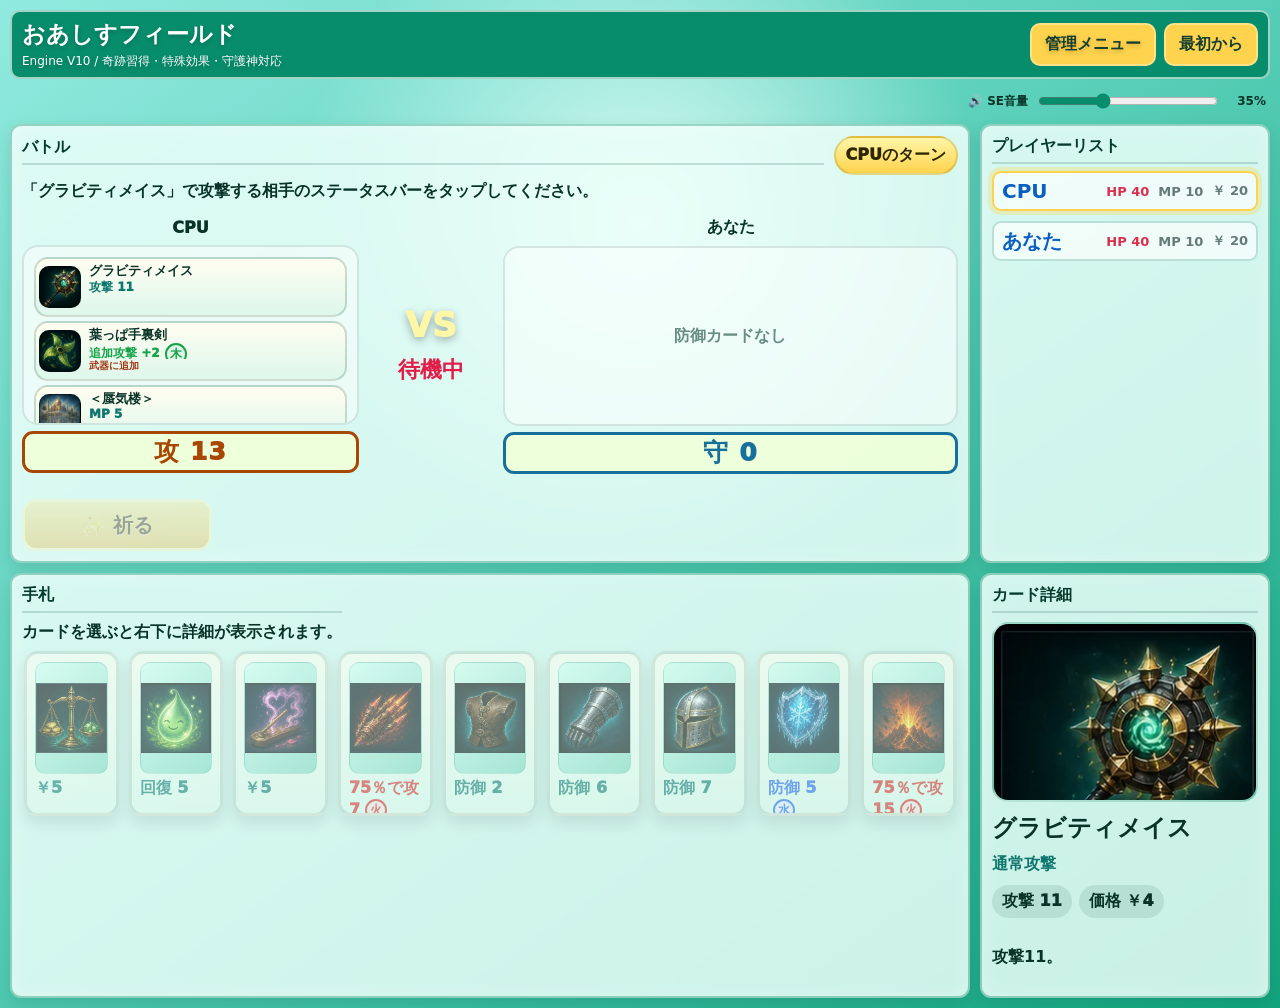
<file: index.html>
<!DOCTYPE html>
<html lang="ja">
<head>
  <meta charset="UTF-8">
  <meta name="viewport" content="width=device-width, initial-scale=1.0">
  <title>おあしすフィールド Engine V10</title>
  <meta http-equiv="Cache-Control" content="no-cache, no-store, must-revalidate">
  <meta http-equiv="Pragma" content="no-cache">
  <meta http-equiv="Expires" content="0">
  <link rel="stylesheet" href="style.css?v=10.9.0">
</head>
<body>

<div class="game-shell">

  <header class="topbar">
    <div>
      <h1><span class="desktop-label">おあしすフィールド</span><span class="mobile-label">G.F.1</span></h1>
      <p>Engine V10 / 奇跡習得・特殊効果・守護神対応</p>
    </div>
    <div class="top-actions">
      <a class="admin-link" href="admin.html" aria-label="管理メニュー">
        <span class="desktop-label">管理メニュー</span><span class="mobile-label">⚙</span>
      </a>
      <button id="restartBtn" aria-label="最初から">
        <span class="desktop-label">最初から</span><span class="mobile-label">↻</span>
      </button>
    </div>
  </header>

  <div class="sound-toolbar">
    <label for="volumeSlider"><span aria-hidden="true">🔊</span><span>SE音量</span></label>
    <input id="volumeSlider" type="range" min="0" max="100" value="35" aria-label="カード効果音の音量">
    <output id="volumeValue" for="volumeSlider">35%</output>
  </div>

  <main class="game-layout">

    <section class="battle-stage panel">
      <div class="stage-heading">
        <div class="stage-title">バトル</div>
        <div id="phaseBadge" class="phase-badge">あなたのターン</div>
      </div>
      <p id="battleMessage" class="battle-message">カードを選んでください。</p>
      <div id="hitResult" class="hit-result hidden"></div>

      <div class="combat-flow">
        <div class="combat-side">
          <div id="arenaAttackerName" class="combat-name">攻撃側</div>
          <div id="arenaAttackCard" class="combat-card empty">攻撃カードなし</div>
          <div id="attackTotal" class="combat-total attack-total">攻 0</div>
        </div>

        <div class="combat-center">
          <div class="vs-mark">VS</div>
          <div id="damageView" class="damage-view">待機中</div>
        </div>

        <div class="combat-side">
          <div id="arenaDefenderName" class="combat-name">防御側</div>
          <div id="arenaDefenseCards" class="combat-card-list empty">防御カードなし</div>
          <div id="defenseTotal" class="combat-total defense-total">守 0</div>
        </div>
      </div>

      <div class="battle-controls">
        <div class="action-row">
          <button id="prayBtn" class="pray-btn">✨ 祈る</button>
          <button id="cancelTradeBtn" class="ghost-btn trade-cancel-btn hidden">キャンセル</button>
        </div>
        <div id="interactionPanel" class="interaction-panel hidden"></div>
      </div>
    </section>

    <section class="players-panel panel">
      <div class="panel-title">プレイヤーリスト</div>

      <div id="enemyPanel" class="player-card targetable">
        <div class="player-status-row">
          <strong>CPU</strong>
          <div class="player-resources">
            <b id="enemyHpText">HP 40</b>
            <span id="enemyMpText">MP 10</span>
            <span id="enemyGoldText">￥ 20</span>
          </div>
        </div>
        <div id="enemyEffects" class="player-effects hidden">
          <span id="enemyStatusText" class="status-text hidden"></span>
          <div id="enemyGuardian" class="guardian-badge hidden"></div>
        </div>
      </div>

      <div id="playerPanel" class="player-card me targetable">
        <div class="player-status-row">
          <strong>あなた</strong>
          <div class="player-resources">
            <b id="playerHpText">HP 40</b>
            <span id="playerMpText">MP 10</span>
            <span id="playerGoldText">￥ 20</span>
          </div>
        </div>
        <div id="playerEffects" class="player-effects hidden">
          <span id="playerStatusText" class="status-text hidden"></span>
          <div id="playerGuardian" class="guardian-badge hidden"></div>
        </div>
      </div>
    </section>

    <section class="hand-panel panel">
      <div class="hand-header">
        <div>
          <div class="panel-title">手札</div>
          <p id="handHelp">カードを選ぶと右下に詳細が表示されます。</p>
        </div>
      </div>
      <div id="playerHand" class="hand-grid"></div>
      <div id="learnedMagicSection" class="learned-magic-section hidden">
        <div class="learned-magic-title">習得した奇跡 <span id="learnedMagicCount">0 / 6</span></div>
        <div id="learnedMagicList" class="learned-magic-list"></div>
      </div>
    </section>

    <section class="detail-panel panel">
      <div class="panel-title">カード詳細</div>
      <div id="cardDetail" class="card-detail empty-detail">
        カードを選択すると詳細を表示します。
      </div>
    </section>

  </main>
</div>

<script src="card-effects.js?v=10.9.0"></script>
<script src="card-storage.js?v=10.9.0"></script>
<script src="catalog.js?v=10.9.0"></script>
<script src="cards.js?v=10.9.0"></script>
<script src="guardians.js?v=10.9.0"></script>
<script src="engine.js?v=10.9.0"></script>
<script src="cpu.js?v=10.9.0"></script>
<script src="script.js?v=10.9.0"></script>
</body>
</html>
</file>
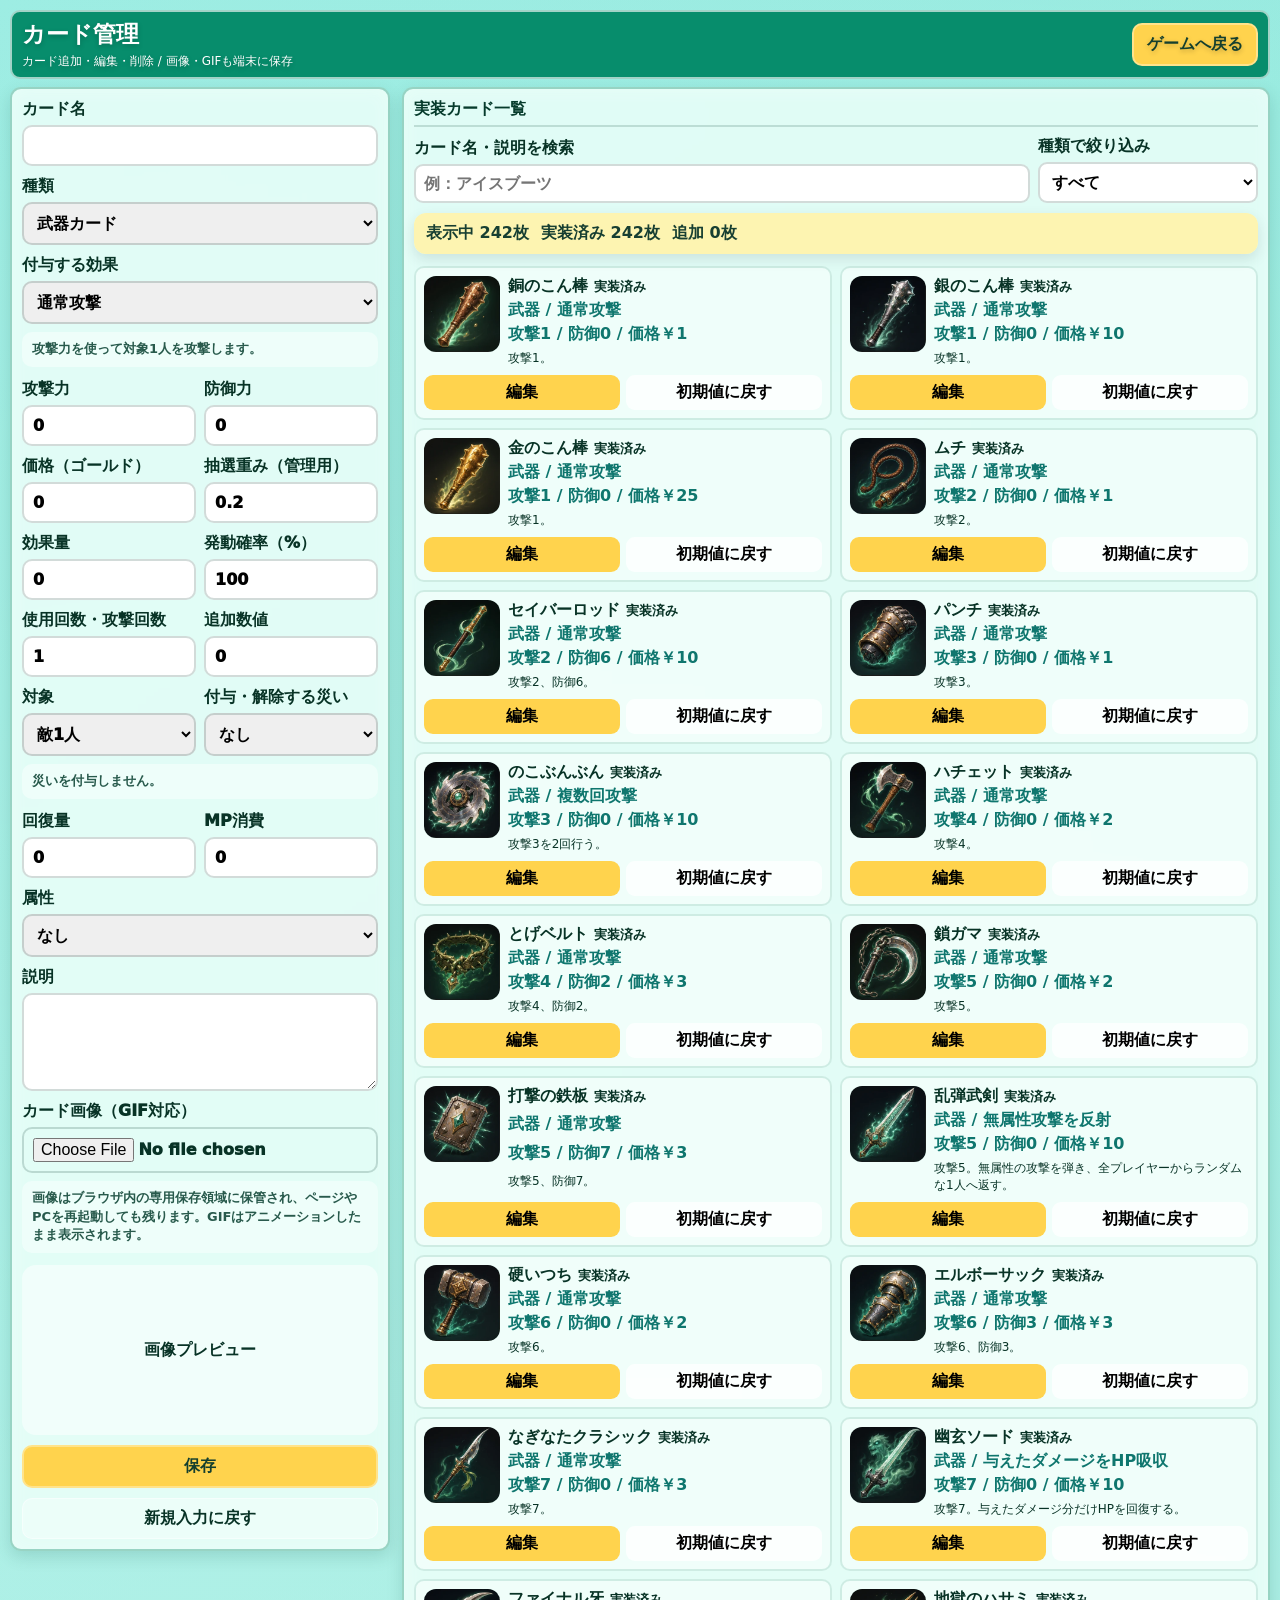
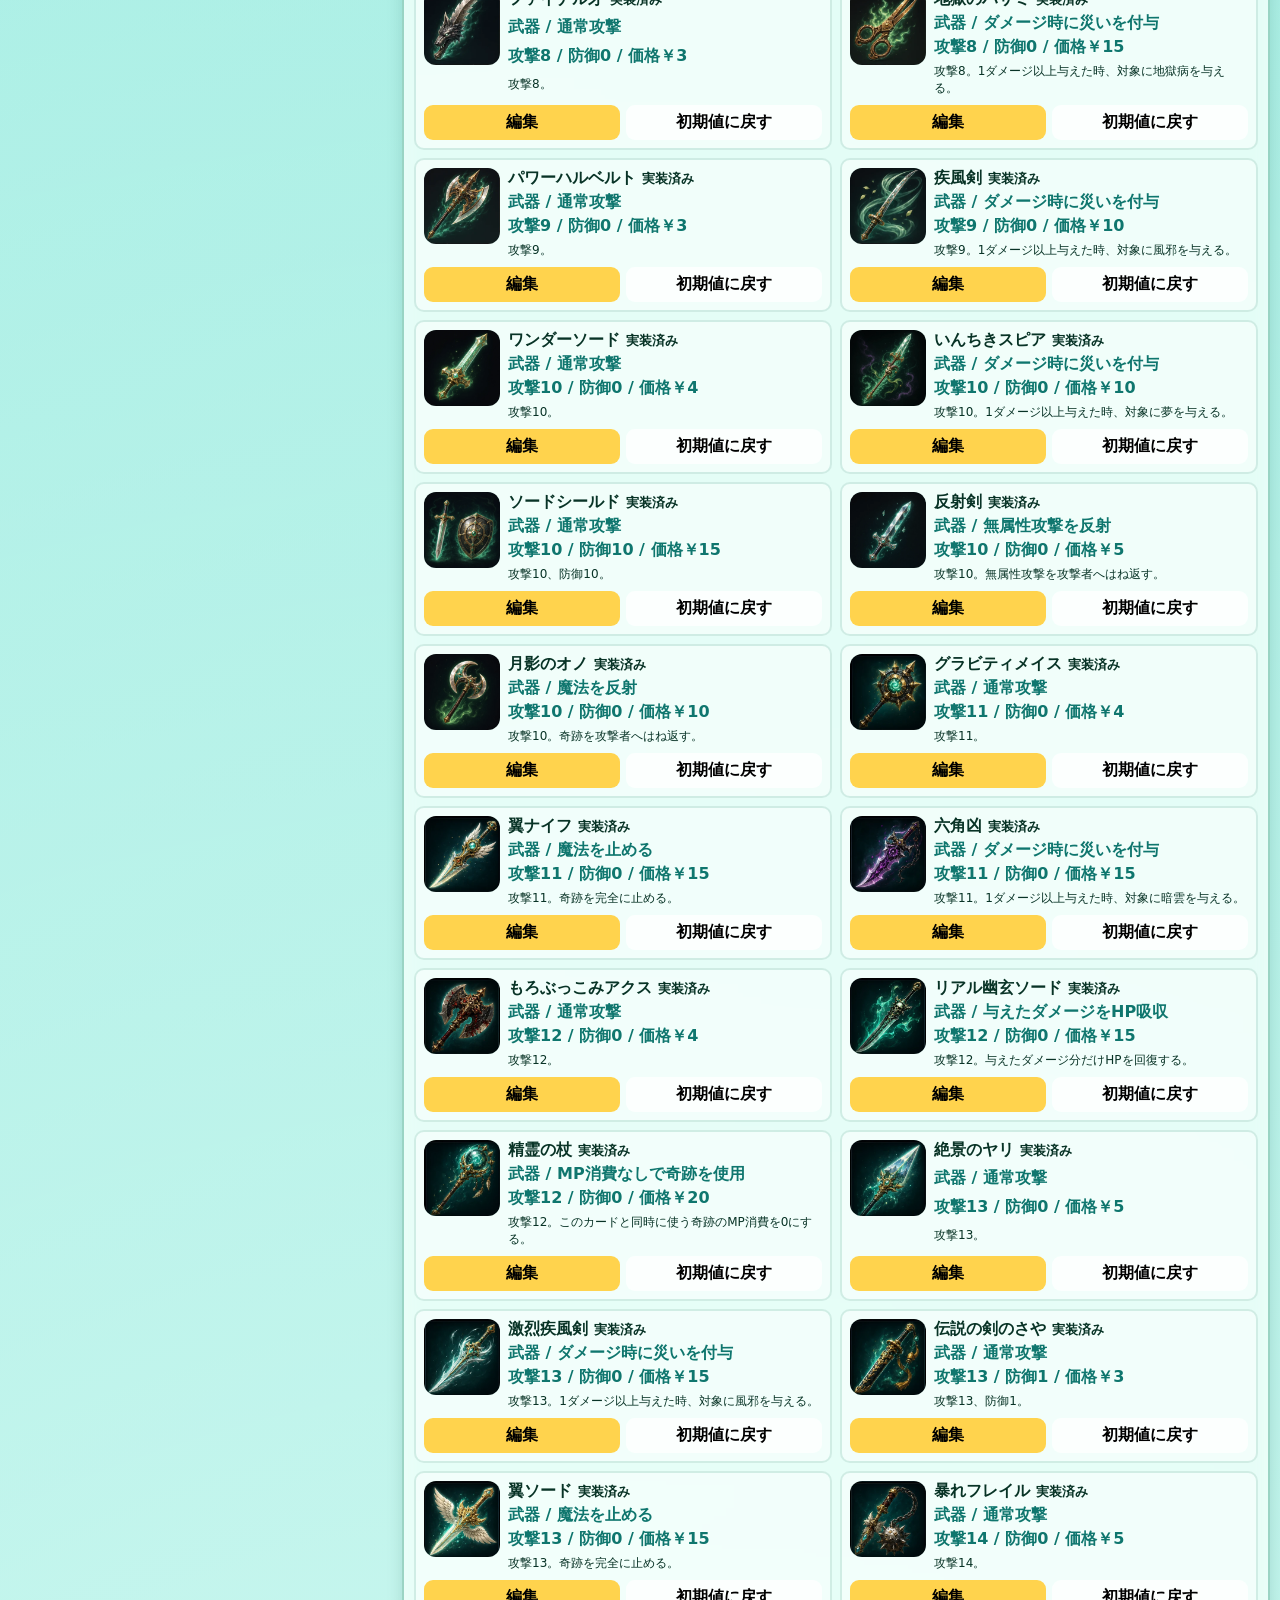
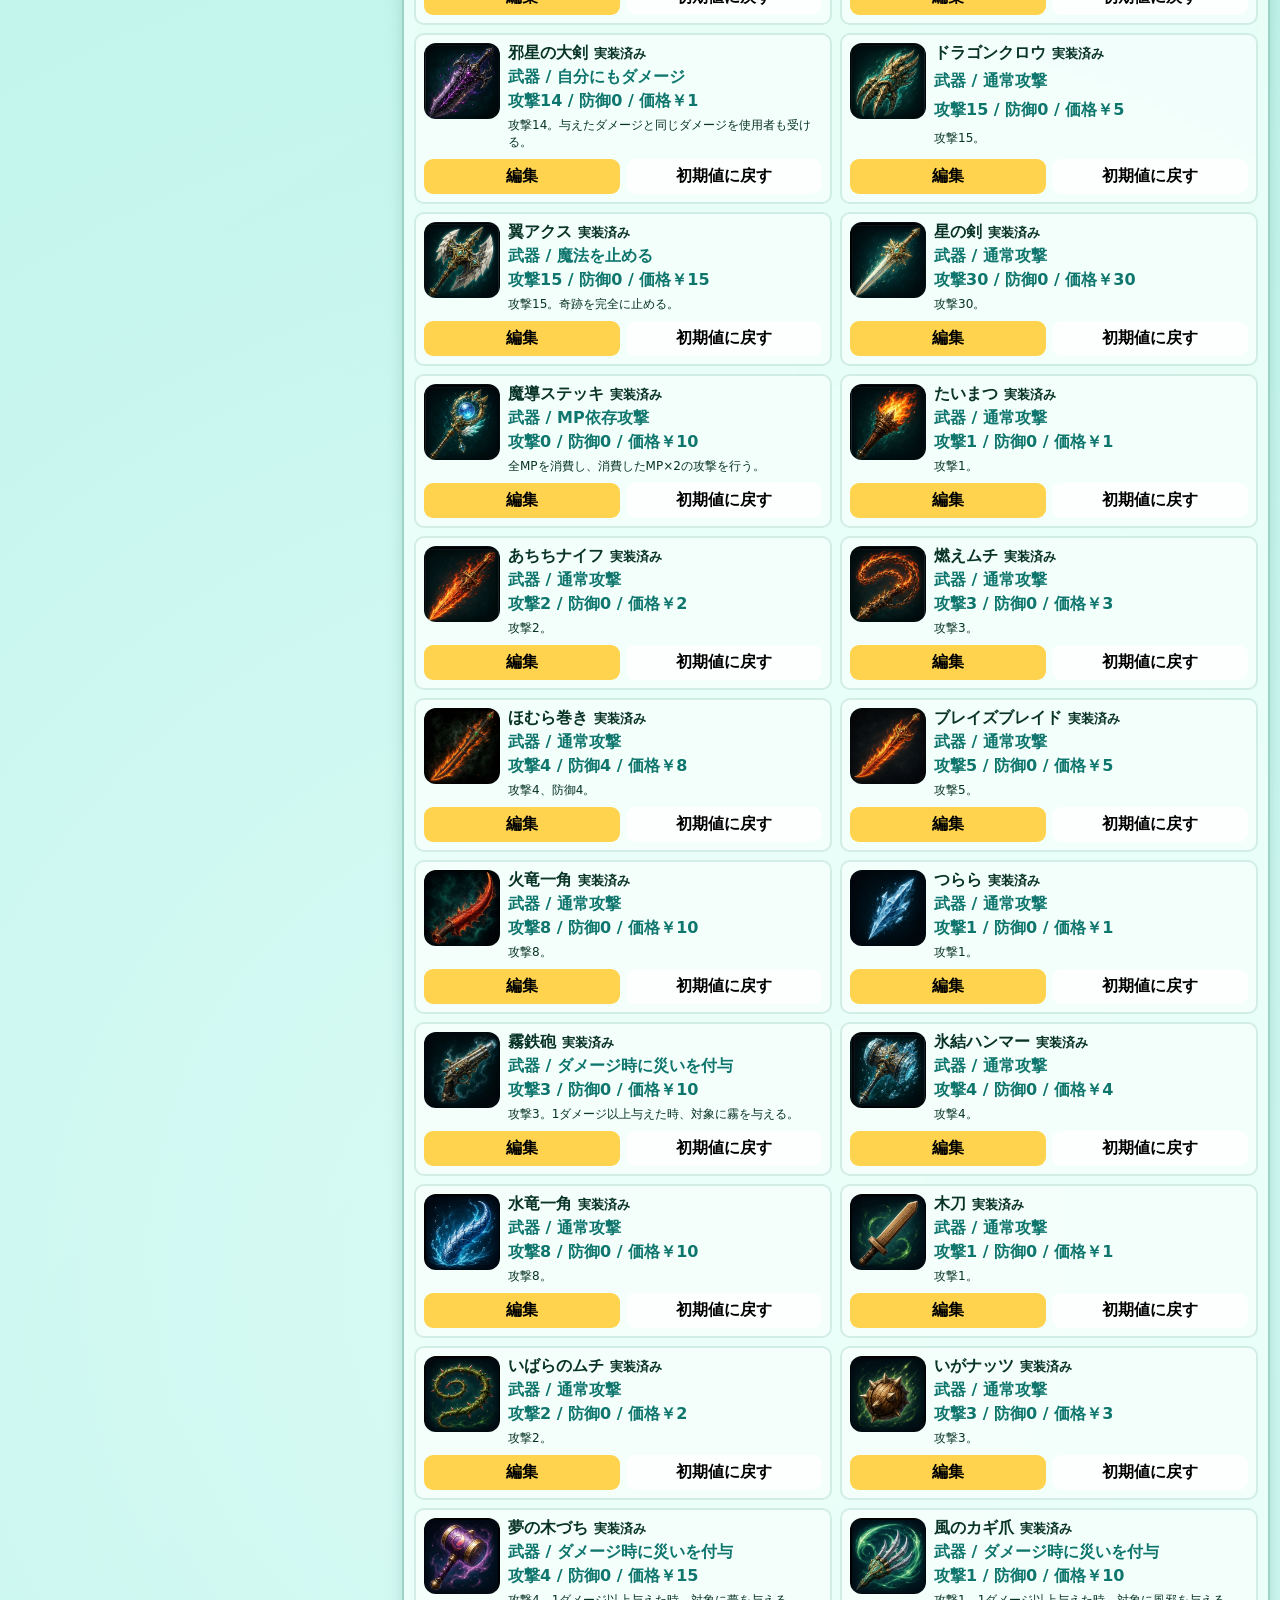
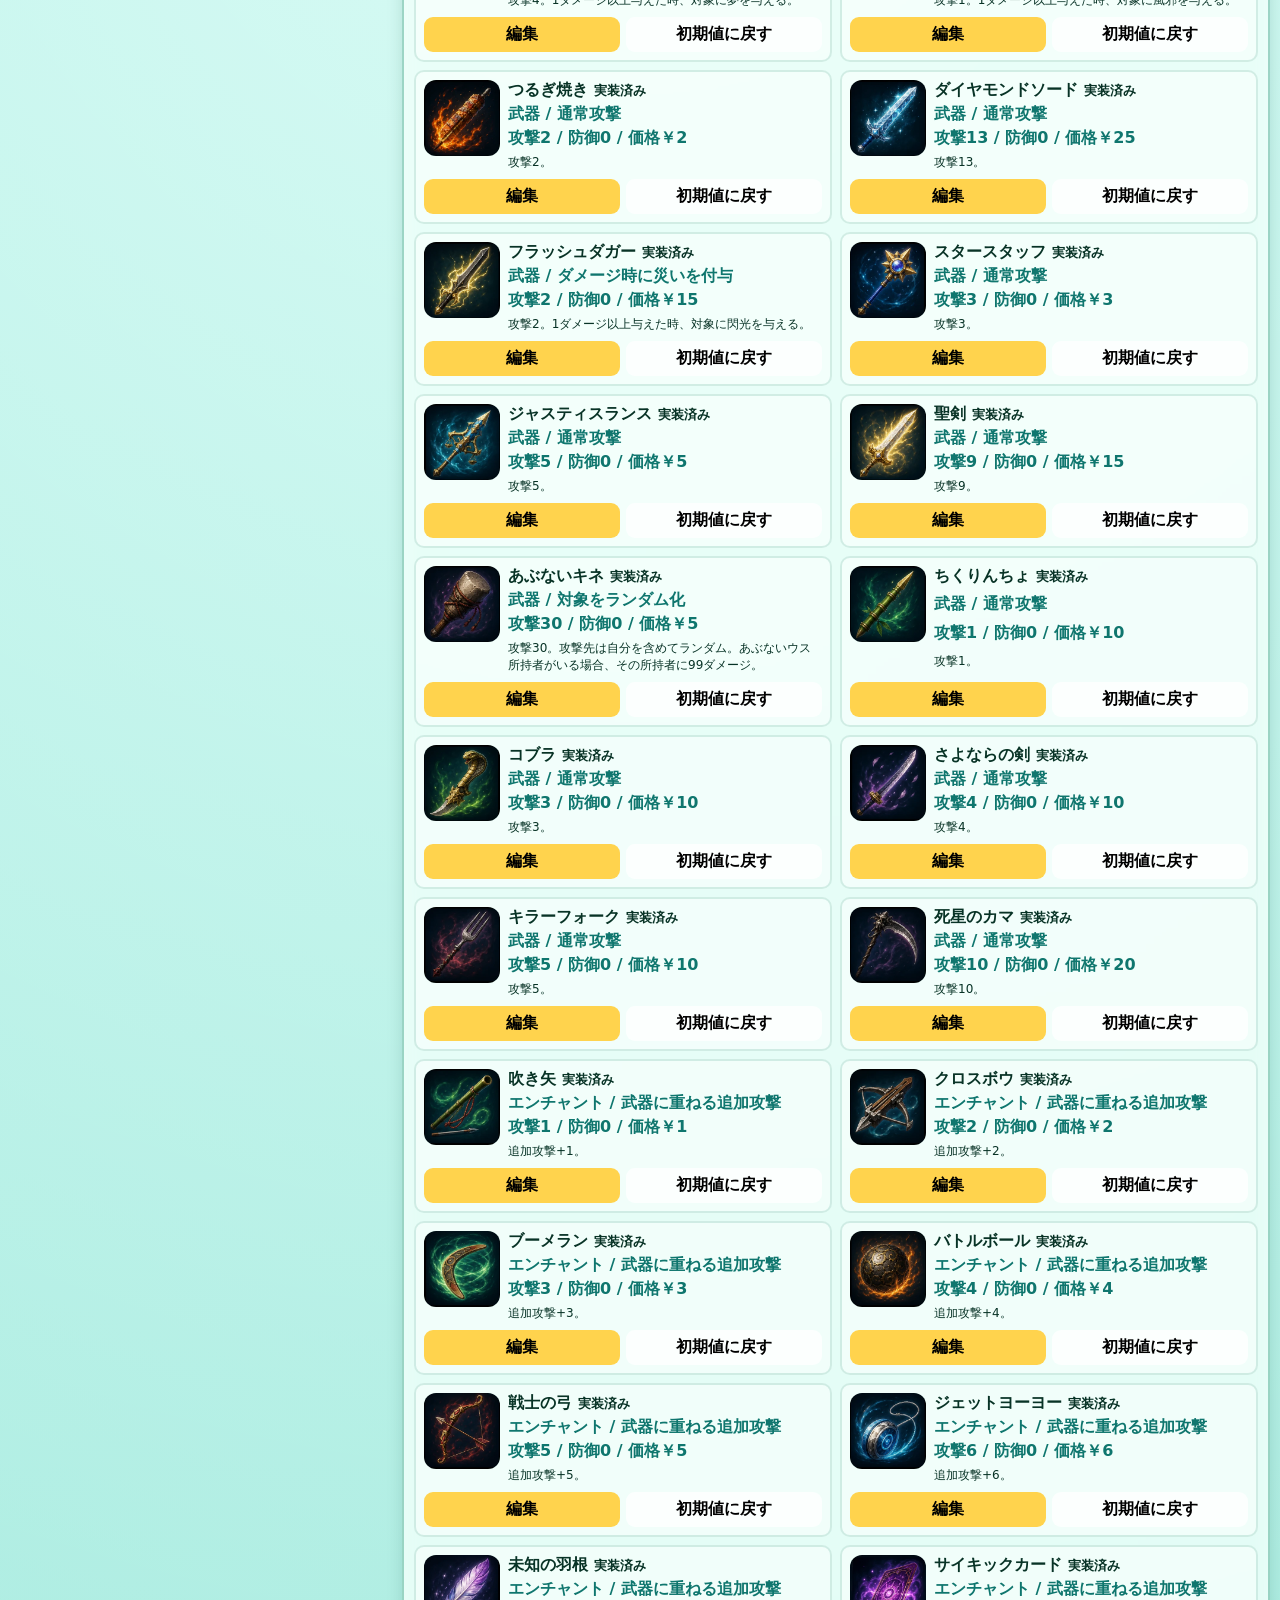
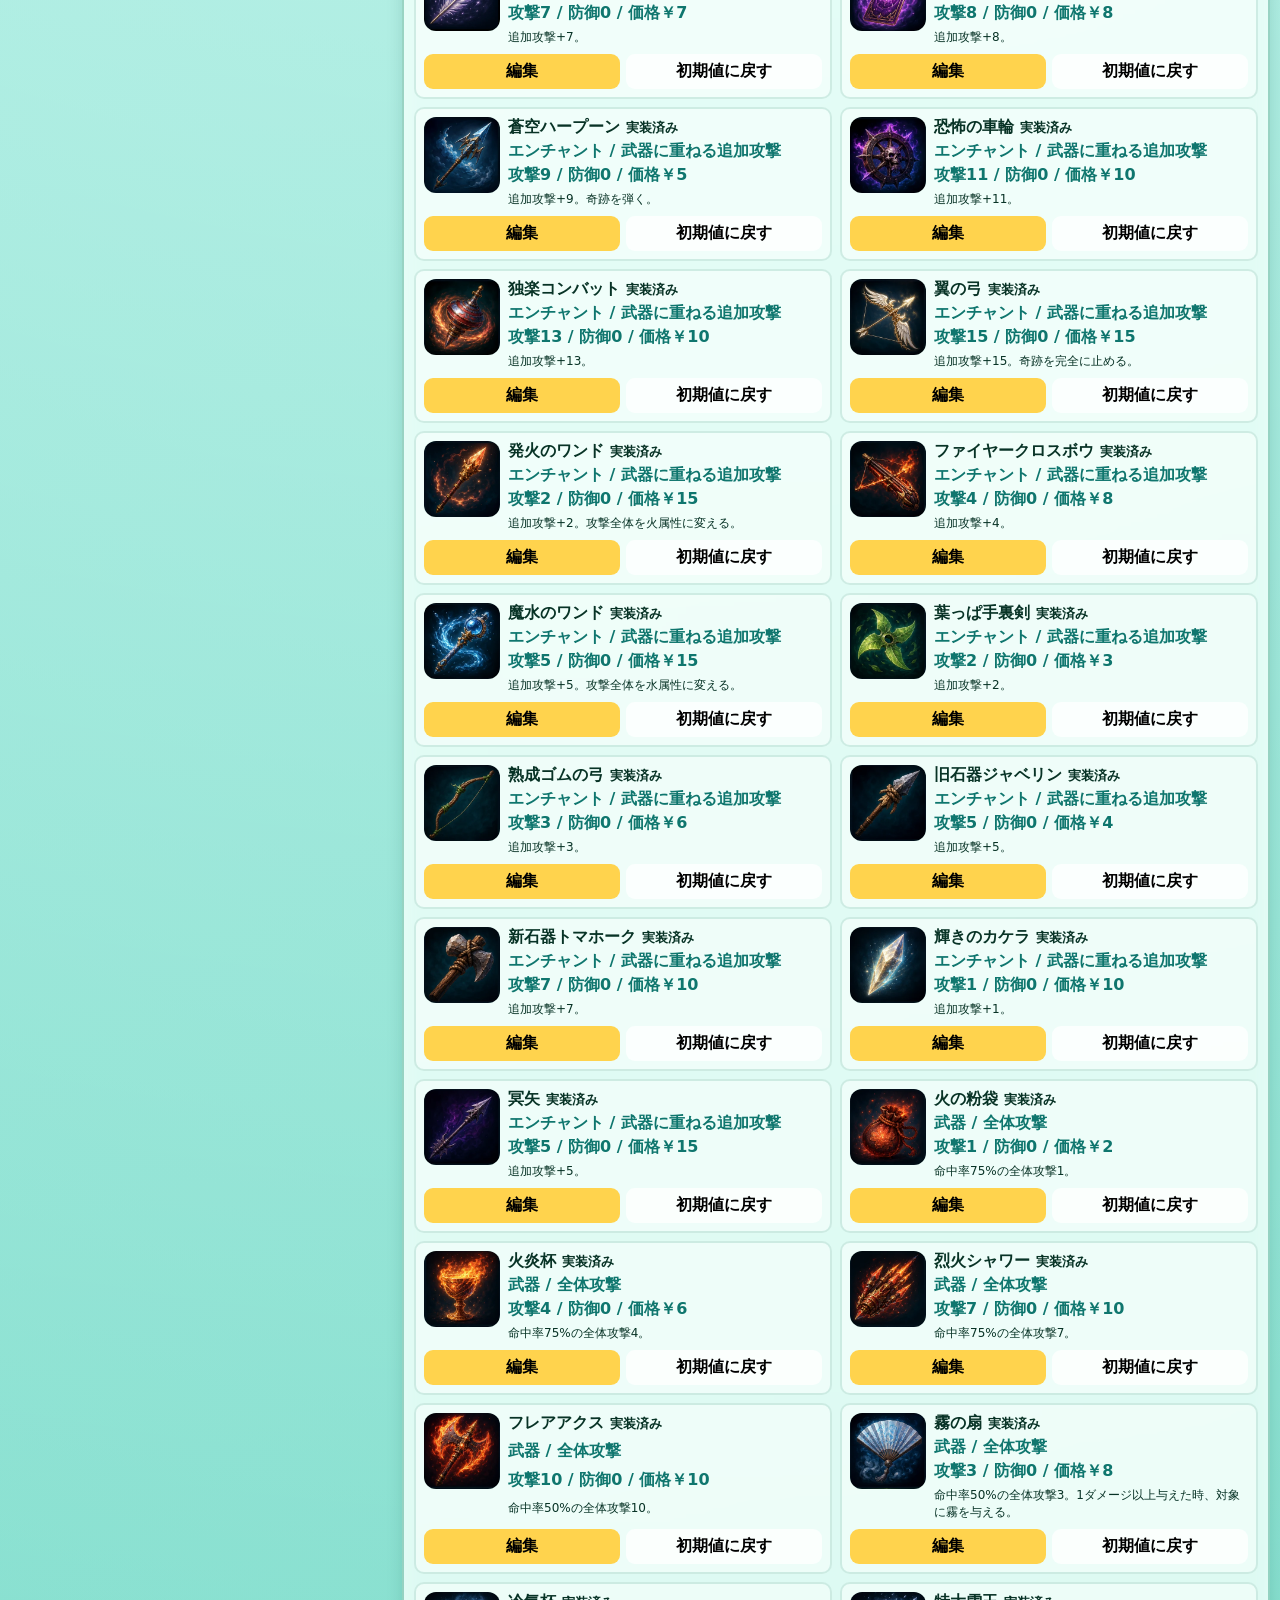
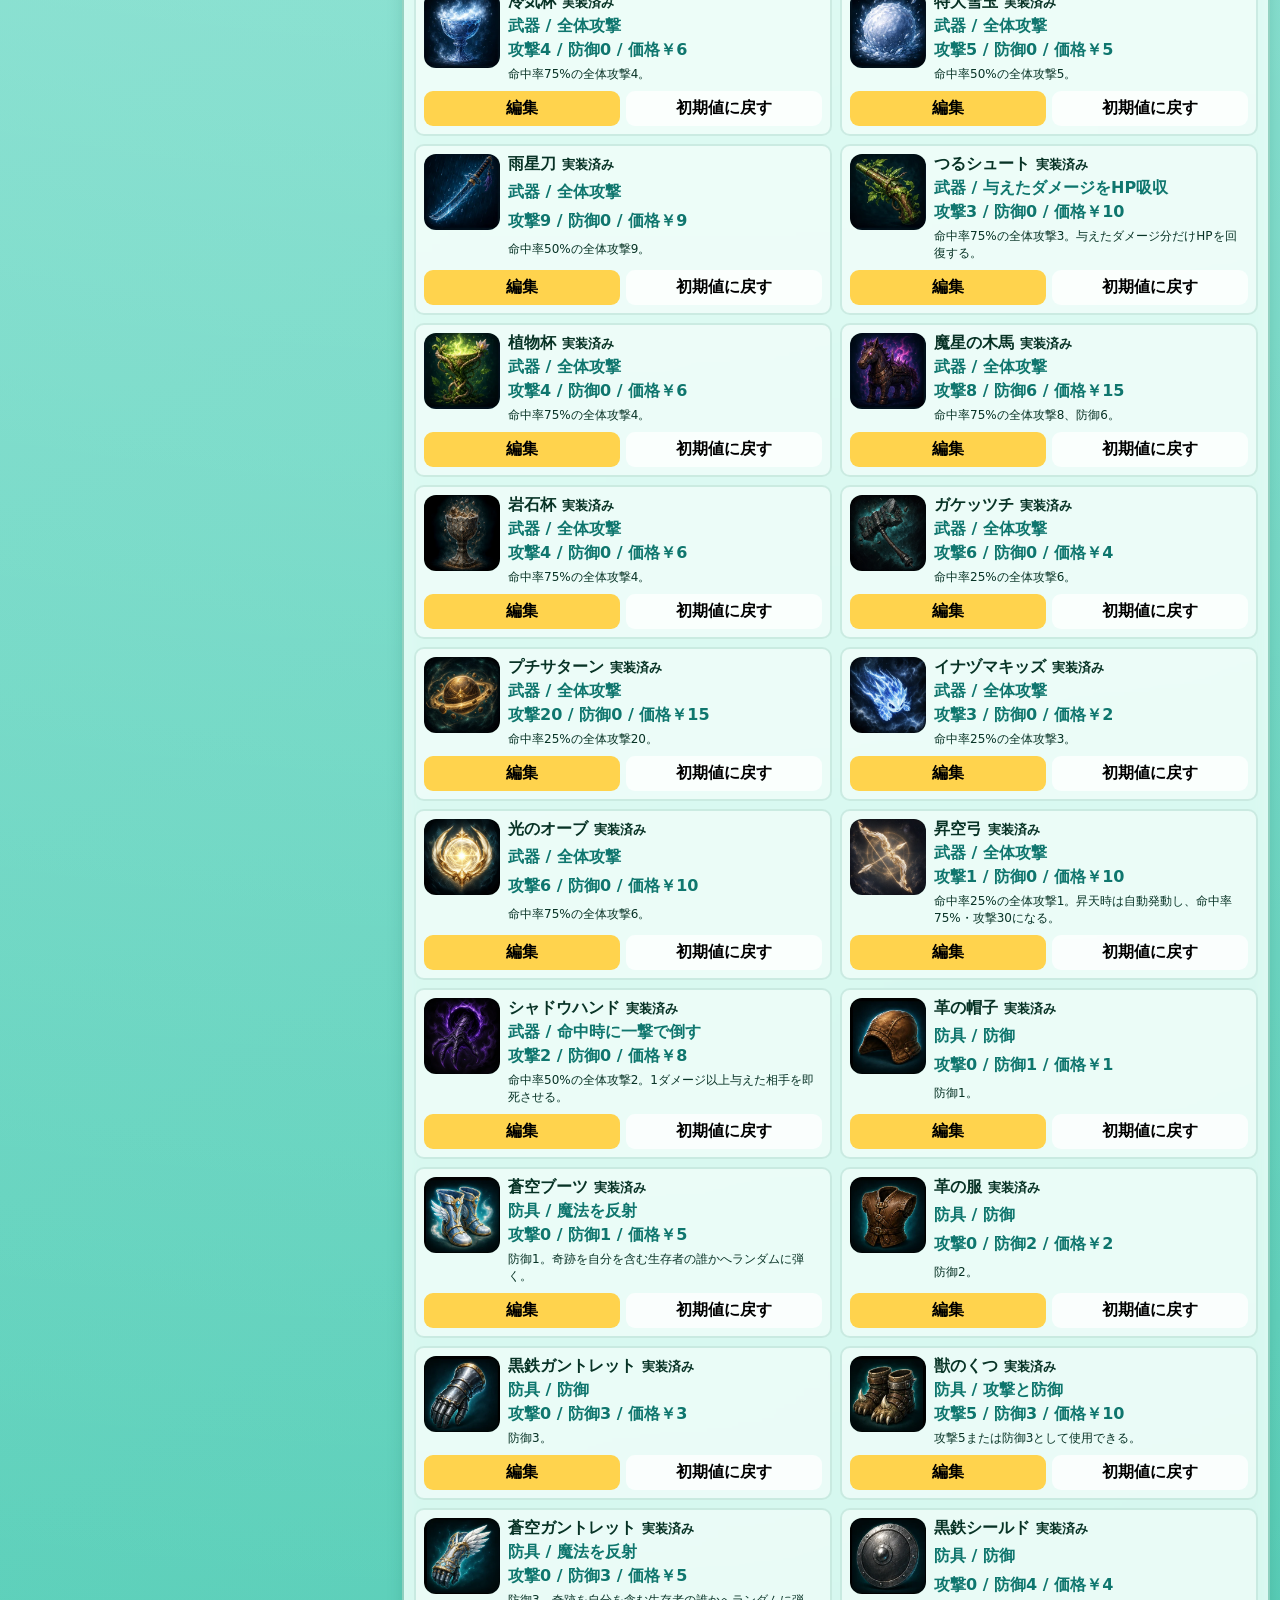
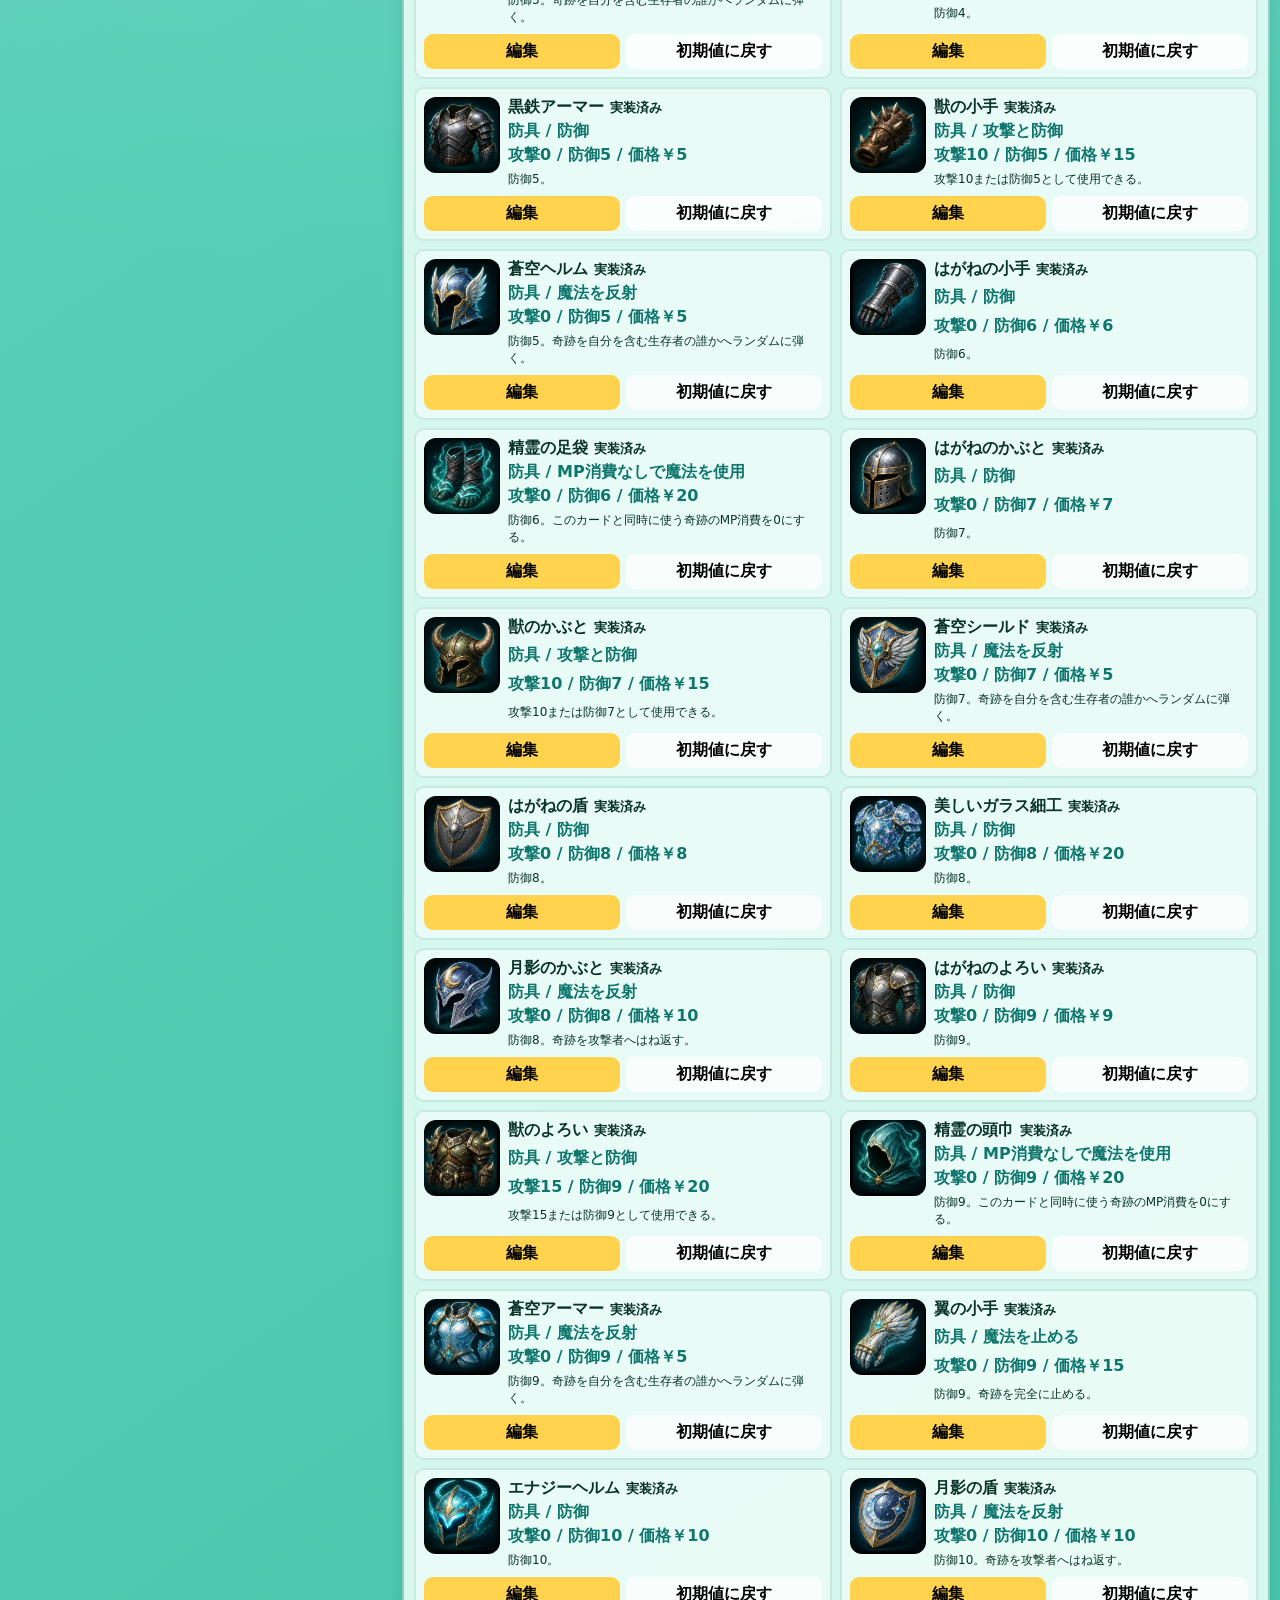
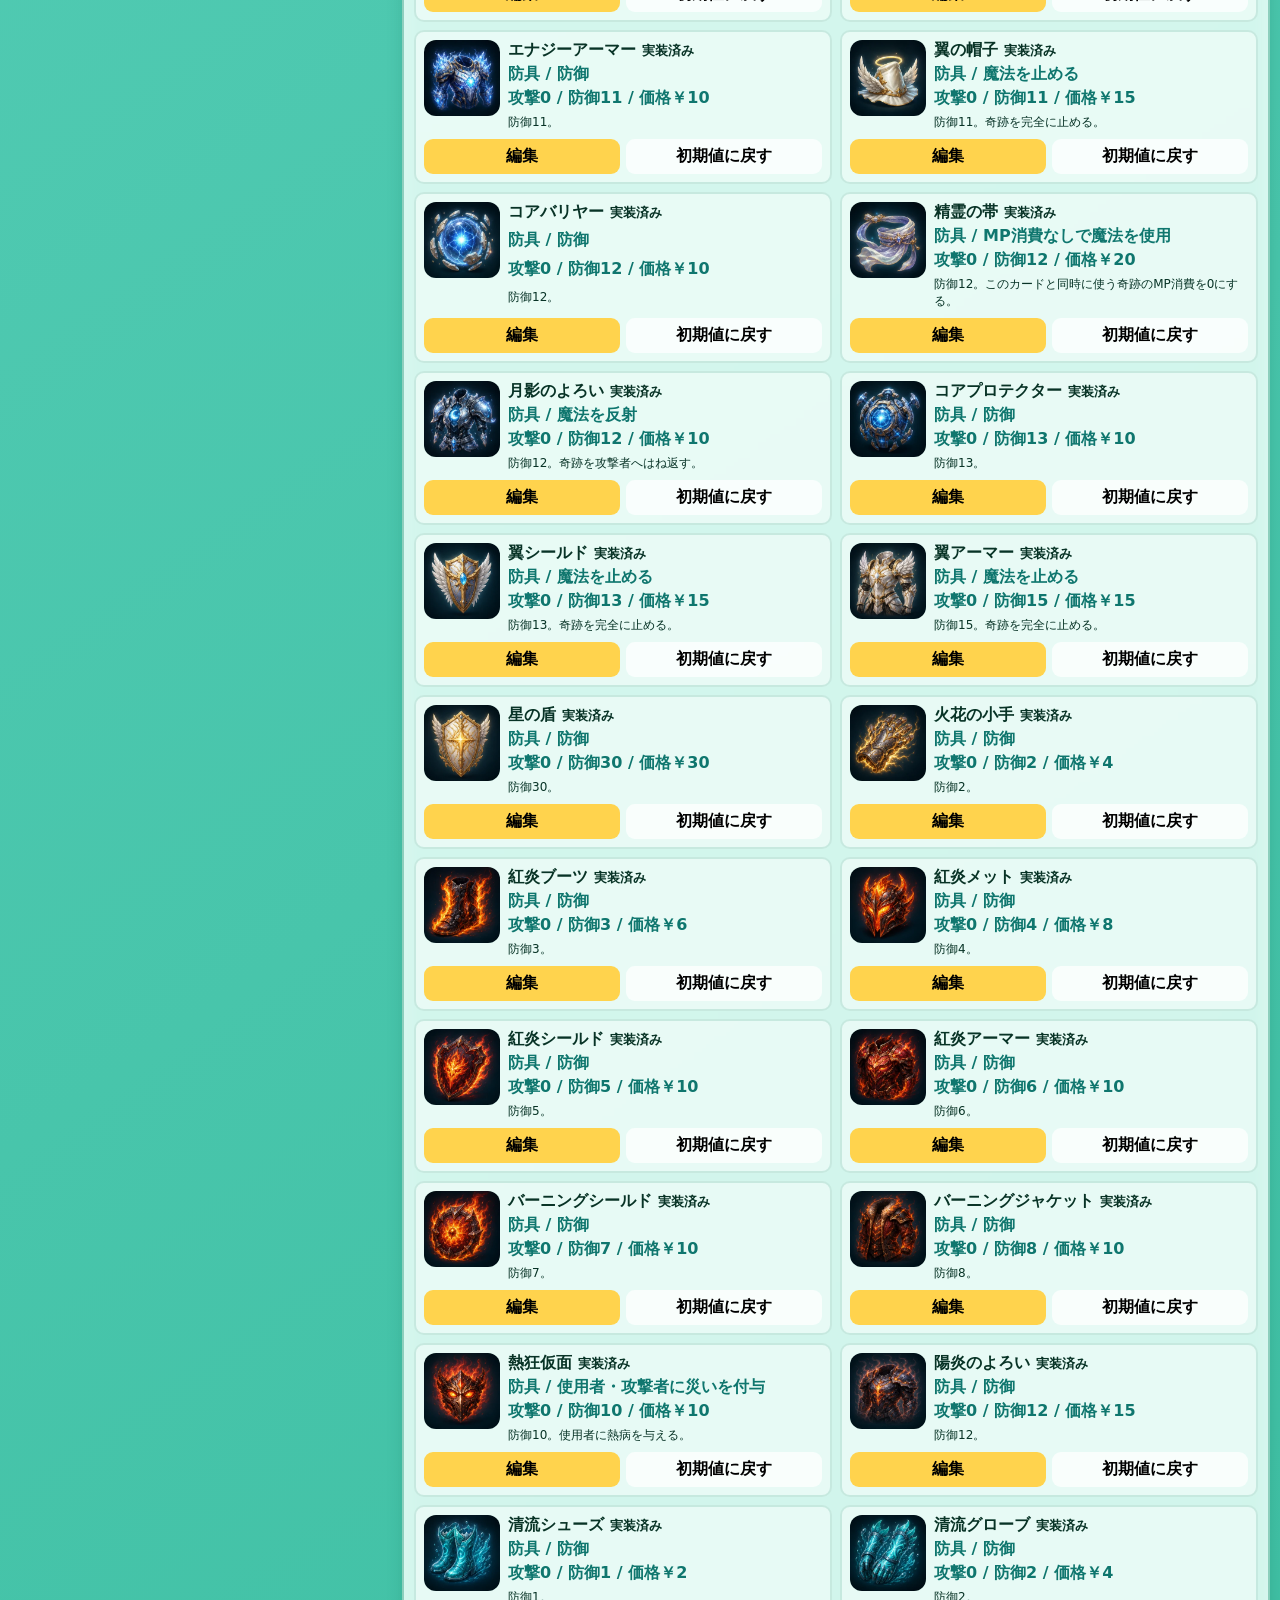
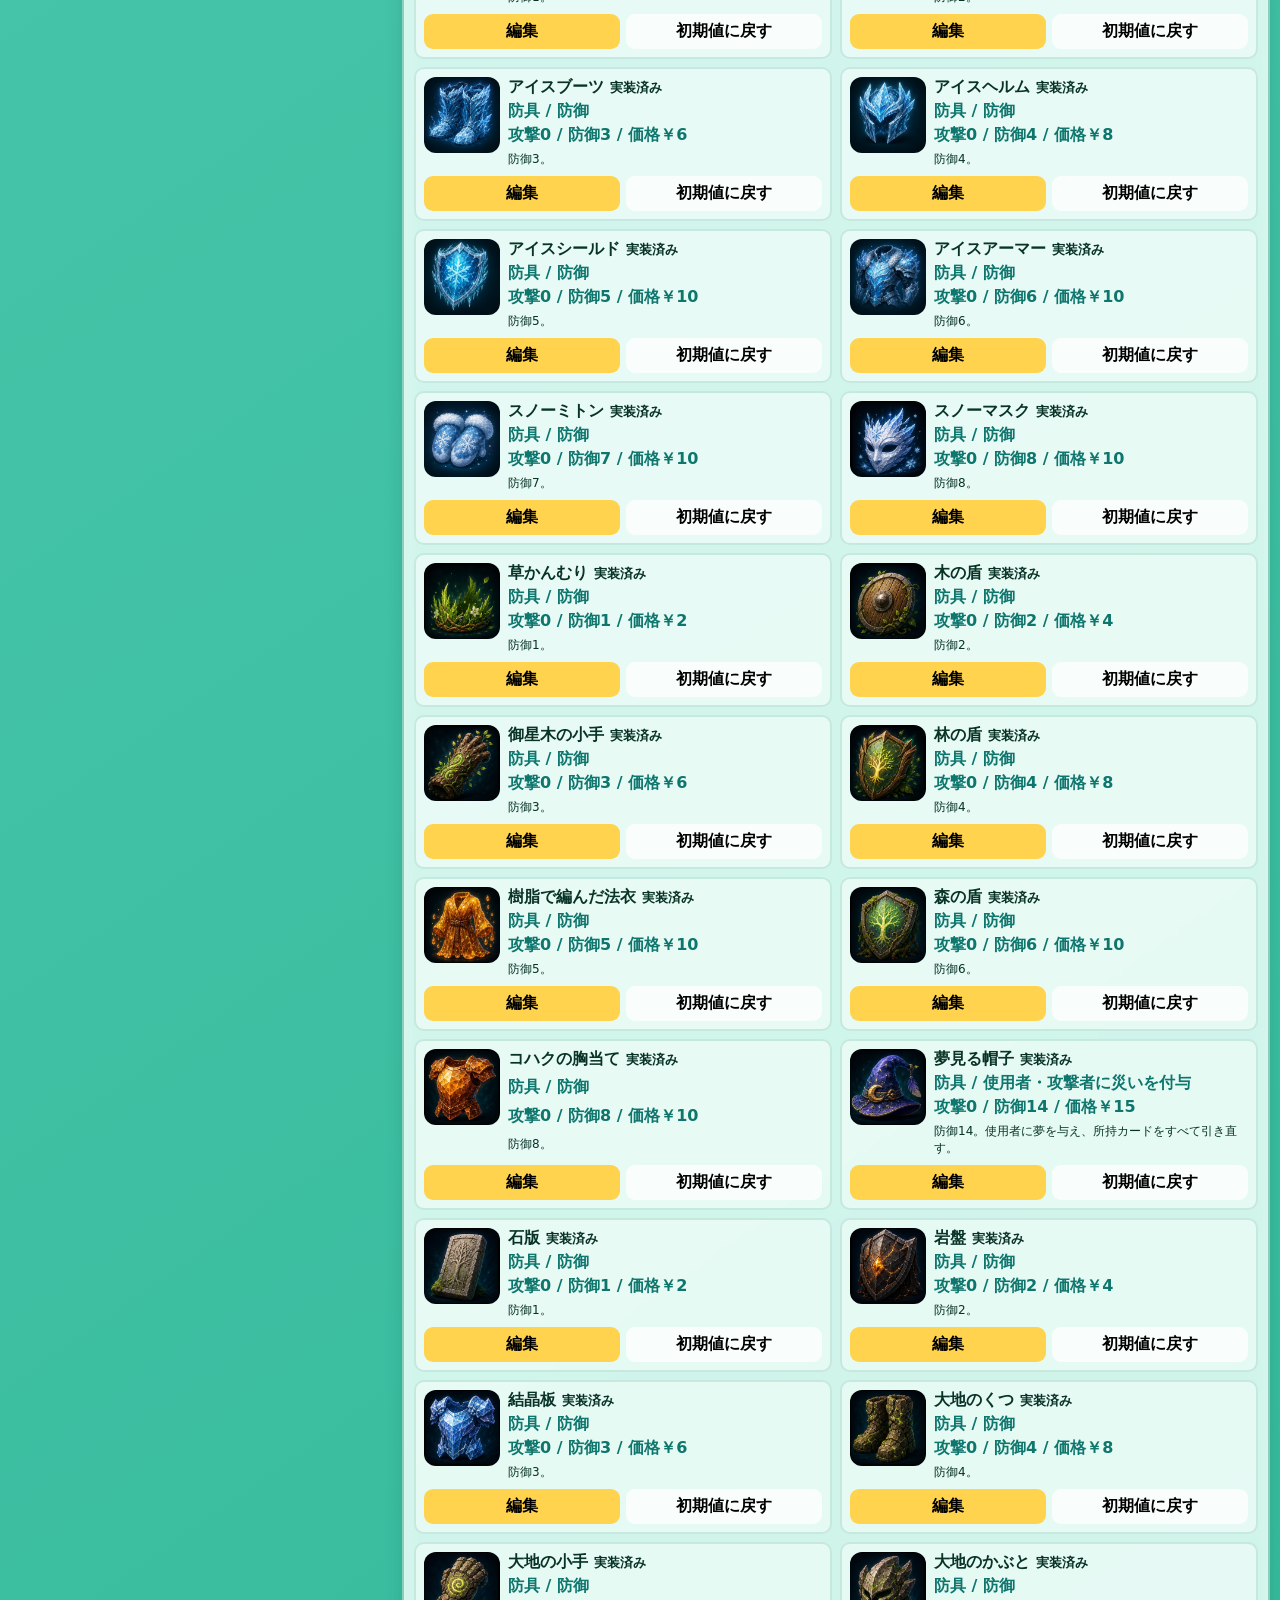
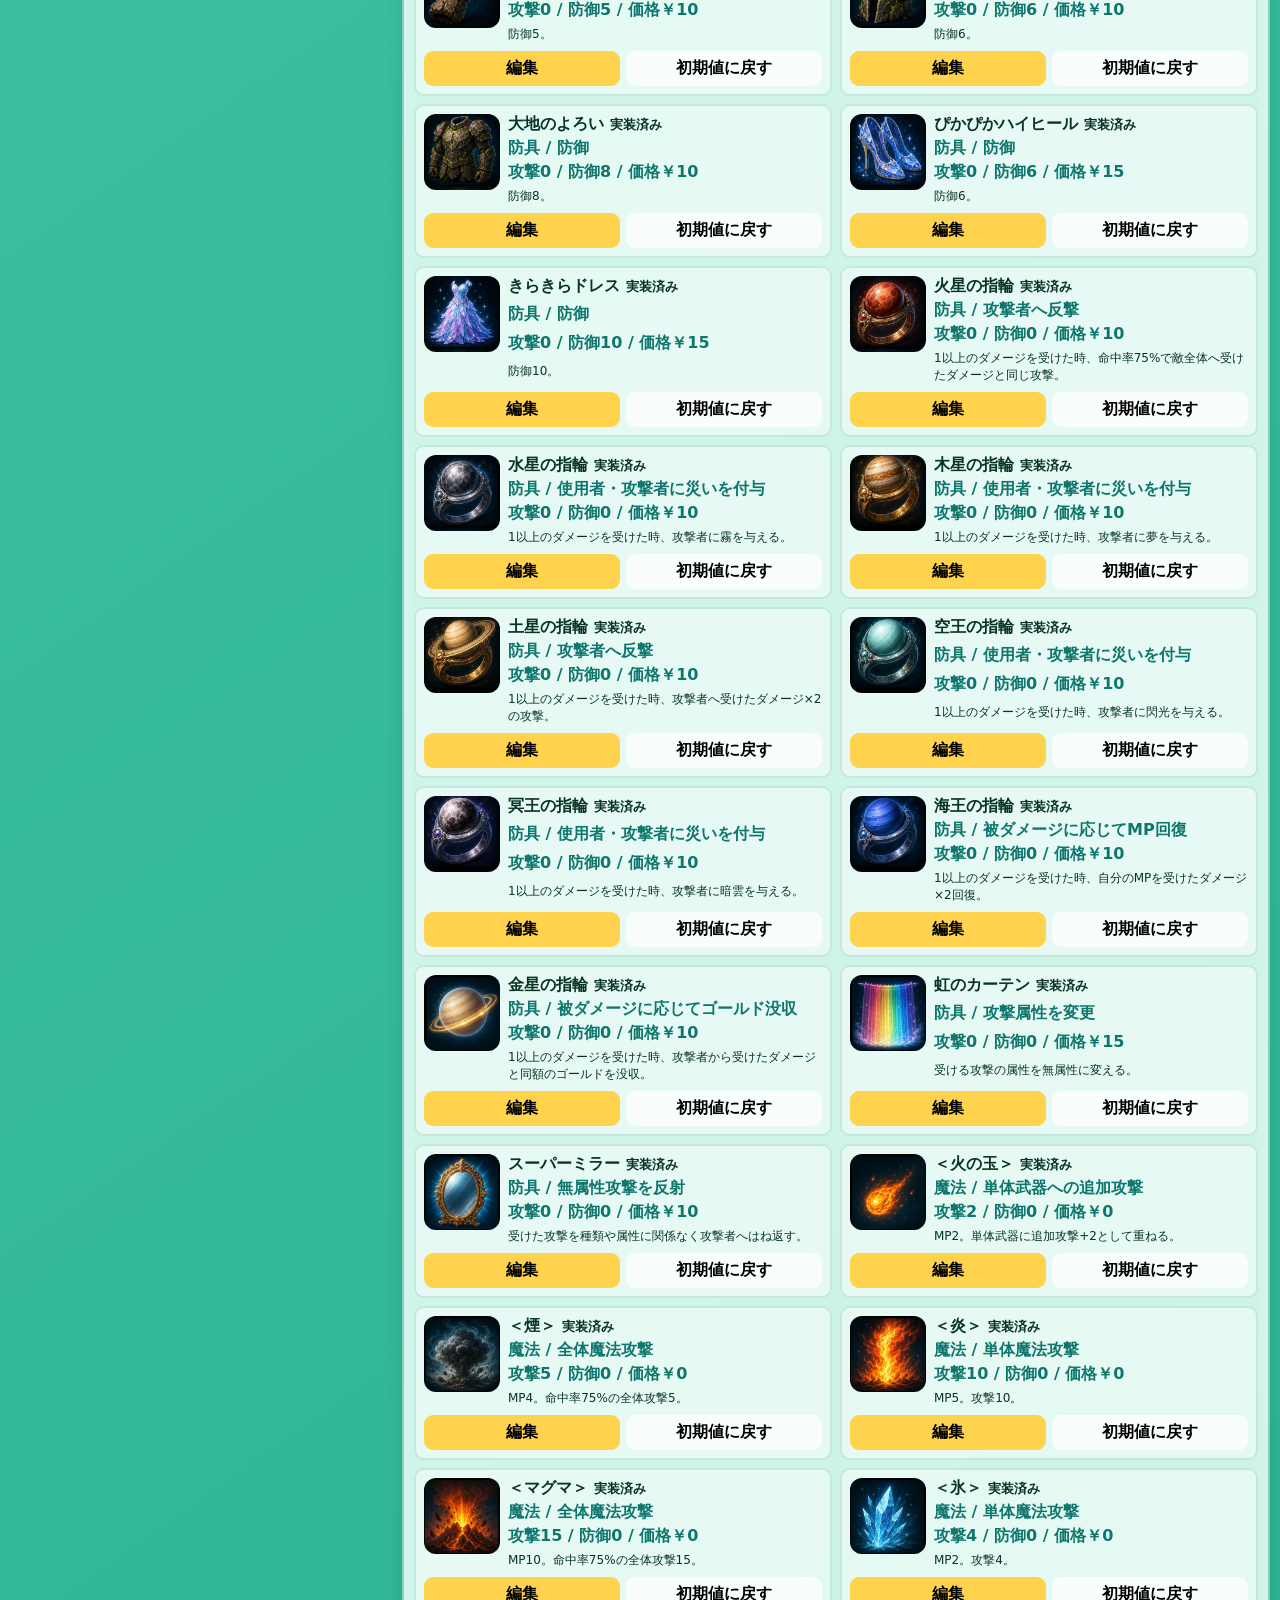
<file: admin.html>
<!DOCTYPE html>
<html lang="ja">
<head>
  <meta charset="UTF-8">
  <meta name="viewport" content="width=device-width, initial-scale=1.0">
  <title>おあしすフィールド 管理メニュー</title>
  <meta http-equiv="Cache-Control" content="no-cache, no-store, must-revalidate">
  <meta http-equiv="Pragma" content="no-cache">
  <meta http-equiv="Expires" content="0">
  <link rel="stylesheet" href="style.css?v=10.9.0">
</head>
<body>
<div class="admin-page">
  <header class="topbar">
    <div>
      <h1>カード管理</h1>
      <p>カード追加・編集・削除 / 画像・GIFも端末に保存</p>
    </div>
    <a class="admin-link" href="index.html">ゲームへ戻る</a>
  </header>

  <section class="admin-grid">
    <form id="cardForm" class="panel admin-form">
      <input type="hidden" id="editUid">

      <label>カード名
        <input id="cardName" required>
      </label>

      <label>種類
        <select id="cardType">
          <option value="weapon">武器カード</option>
          <option value="armor">防具カード</option>
          <option value="enchant">エンチャントカード</option>
          <option value="magic">魔法カード</option>
          <option value="item">アイテムカード</option>
        </select>
      </label>

      <label>付与する効果
        <select id="cardEffect"></select>
      </label>

      <p id="effectHelp" class="form-help"></p>

      <div class="form-row">
        <label>攻撃力
          <input id="attack" type="number" value="0">
        </label>
        <label>防御力
          <input id="defense" type="number" value="0">
        </label>
      </div>

      <div class="form-row">
        <label>価格（ゴールド）
          <input id="price" type="number" min="0" max="99" value="0">
        </label>
        <label>抽選重み（管理用）
          <input id="drawRate" type="number" min="0" step="0.1" value="0.2">
        </label>
      </div>

      <div class="form-row">
        <label>効果量
          <input id="effectPower" type="number" value="0">
        </label>
        <label>発動確率（%）
          <input id="effectChance" type="number" min="0" max="100" value="100">
        </label>
      </div>

      <div class="form-row">
        <label>使用回数・攻撃回数
          <input id="hitCount" type="number" min="1" value="1">
        </label>
        <label>追加数値
          <input id="secondaryValue" type="number" value="0">
        </label>
      </div>

      <div class="form-row">
        <label>対象
          <select id="target"></select>
        </label>
        <label>付与・解除する災い
          <select id="statusEffect"></select>
        </label>
      </div>

      <p id="statusHelp" class="form-help"></p>

      <div class="form-row">
        <label>回復量
          <input id="heal" type="number" value="0">
        </label>
        <label>MP消費
          <input id="mpCost" type="number" value="0">
        </label>
      </div>

      <label>属性
        <select id="element">
          <option value="none">なし</option>
          <option value="fire">火</option>
          <option value="water">水</option>
          <option value="wood">木</option>
          <option value="earth">土</option>
          <option value="light">光</option>
          <option value="dark">闇</option>
        </select>
      </label>

      <label>説明
        <textarea id="desc" rows="4"></textarea>
      </label>

      <label>カード画像（GIF対応）
        <input id="imageInput" type="file" accept="image/png,image/jpeg,image/webp,image/gif,image/*">
      </label>

      <p class="form-help">画像はブラウザ内の専用保存領域に保管され、ページやPCを再起動しても残ります。GIFはアニメーションしたまま表示されます。</p>

      <div id="imagePreview" class="image-preview">画像プレビュー</div>

      <button class="primary-btn" type="submit">保存</button>
      <button class="ghost-btn" type="button" id="clearBtn">新規入力に戻す</button>
    </form>

    <section class="panel admin-list">
      <div id="catalogTitle" class="panel-title">実装カード一覧</div>
      <div class="catalog-toolbar">
        <label class="catalog-search">カード名・説明を検索
          <input id="catalogSearch" type="search" placeholder="例：アイスブーツ">
        </label>
        <label class="catalog-filter">種類で絞り込み
          <select id="catalogFilter">
            <option value="all">すべて</option>
            <option value="weapon">武器</option>
            <option value="armor">防具</option>
            <option value="enchant">エンチャント</option>
            <option value="magic">魔法</option>
            <option value="item">アイテム</option>
          </select>
        </label>
      </div>
      <div id="cardList" aria-live="polite">
        <div class="admin-empty">カードカタログを読み込んでいます…</div>
      </div>
    </section>
  </section>
</div>

<script src="card-effects.js?v=10.9.0"></script>
<script src="card-storage.js?v=10.9.0"></script>
<script src="catalog.js?v=10.9.0"></script>
<script src="admin.js?v=10.9.0"></script>
</body>
</html>
</file>
<file: style.css>
* {
  box-sizing: border-box;
}

body {
  margin: 0;
  font-family: system-ui, -apple-system, BlinkMacSystemFont, "Segoe UI", sans-serif;
  color: #083326;
  background:
    radial-gradient(circle at 50% 22%, rgba(229,255,250,.9), transparent 34%),
    linear-gradient(145deg, #91eadf 0%, #55cdb6 48%, #12a47d 100%);
  min-height: 100vh;
}

button,
a {
  font: inherit;
}

button {
  border: 0;
  cursor: pointer;
  font-weight: 900;
}

button:disabled {
  opacity: .45;
  cursor: not-allowed;
}

.mobile-label {
  display: none;
}

.mobile-card-stat {
  display: none;
}

.game-shell,
.admin-page {
  width: min(1280px, 100%);
  margin: 0 auto;
  padding: 10px;
}

.topbar {
  display: flex;
  justify-content: space-between;
  gap: 12px;
  align-items: center;
  color: white;
  background: #078d6c;
  border: 2px solid rgba(255,255,255,.62);
  border-radius: 10px;
  padding: 7px 10px;
  text-shadow: 0 2px 5px rgba(0,0,0,.22);
  margin-bottom: 8px;
}

.topbar h1 {
  margin: 0;
  font-size: 23px;
}

.topbar p {
  margin: 3px 0 0;
  font-size: 12px;
}

.sound-toolbar {
  display: flex;
  align-items: center;
  justify-content: flex-end;
  gap: 8px;
  min-height: 34px;
  margin: -3px 4px 6px;
  font-size: 12px;
  font-weight: 900;
}

.sound-toolbar label {
  display: flex;
  align-items: center;
  gap: 4px;
}

.sound-toolbar input[type="range"] {
  width: min(180px, 42vw);
  min-height: 30px;
  accent-color: #078d6c;
  touch-action: pan-x;
}

.sound-toolbar output {
  min-width: 38px;
  text-align: right;
}

.top-actions {
  display: flex;
  gap: 8px;
  align-items: center;
}

.topbar button,
.admin-link,
.primary-btn,
.ghost-btn {
  border-radius: 10px;
  padding: 9px 13px;
  text-decoration: none;
  font-weight: 900;
}

.topbar button,
.admin-link,
.primary-btn {
  background: #ffd34d;
  color: #143f2e;
  border: 2px solid rgba(255,255,255,.35);
}

.ghost-btn {
  background: rgba(255,255,255,.34);
  color: #083326;
  border: 1px solid rgba(255,255,255,.45);
}

.game-layout {
  display: grid;
  grid-template-columns: minmax(0, 1fr) 290px;
  grid-template-rows: minmax(430px, auto) minmax(260px, auto);
  gap: 10px;
  grid-template-areas:
    "stage players"
    "hand detail";
}

.panel {
  border: 2px solid rgba(0,128,96,.33);
  background: rgba(238, 255, 250, .84);
  box-shadow: 0 6px 16px rgba(0,77,58,.15), inset 0 0 18px rgba(255,255,255,.28);
  border-radius: 11px;
  padding: 10px;
  backdrop-filter: blur(4px);
}

.panel-title,
.stage-title {
  font-weight: 1000;
  color: #063b2c;
  margin-bottom: 9px;
  border-bottom: 2px solid rgba(6,59,44,.16);
  padding-bottom: 5px;
}

.battle-stage { grid-area: stage; }
.players-panel { grid-area: players; }
.hand-panel { grid-area: hand; }
.log-panel { grid-area: log; }
.detail-panel { grid-area: detail; }

.phase-badge {
  display: inline-block;
  background: linear-gradient(180deg, #fff6a8, #ffd34d);
  border: 2px solid rgba(94,75,0,.18);
  color: #2c2700;
  padding: 7px 10px;
  border-radius: 999px;
  font-weight: 1000;
}

.stage-heading {
  display: flex;
  align-items: center;
  justify-content: space-between;
  gap: 10px;
}

.stage-heading .stage-title {
  flex: 1;
}

.battle-message {
  min-height: 24px;
  margin: 6px 0;
  font-weight: 800;
}

.hit-result {
  width: fit-content;
  margin: 7px auto;
  padding: 9px 18px;
  border-radius: 999px;
  font-size: 19px;
  font-weight: 1000;
  animation: pop .35s ease;
}

.hit-result.hit {
  background: #fff1a8;
  color: #6b4d00;
  box-shadow: 0 0 0 4px rgba(255, 211, 77, .28);
}

.hit-result.miss {
  background: #dce9ee;
  color: #405b65;
}

.turn-box p {
  margin: 8px 0 0;
  line-height: 1.45;
  font-weight: 700;
}

.sub-title {
  font-size: 13px;
  font-weight: 1000;
  margin: 10px 0 5px;
}

.small-card-placeholder {
  min-height: 42px;
  border-radius: 10px;
  background: rgba(255,255,255,.52);
  border: 1px solid rgba(4,62,45,.13);
  padding: 8px;
}

.action-row {
  display: flex;
  flex-wrap: wrap;
  gap: 7px;
  margin-top: 12px;
}

.pile-row {
  margin-top: 12px;
  display: flex;
  gap: 8px;
  flex-wrap: wrap;
}

.pile-row span {
  background: rgba(255,255,255,.42);
  border-radius: 999px;
  padding: 7px 10px;
  font-weight: 800;
}

.hidden {
  display: none !important;
}

.combat-flow {
  height: 230px;
  display: grid;
  grid-template-columns: minmax(0, 1fr) 120px minmax(0, 1.35fr);
  gap: 12px;
  align-items: center;
}

.battle-controls {
  display: grid;
  gap: 8px;
  margin-top: 8px;
}

.pray-btn {
  min-width: 190px;
  min-height: 52px;
  border: 3px solid #fff4aa;
  border-radius: 14px;
  padding: 9px 22px;
  background: linear-gradient(180deg, #ffe878, #ffbd28);
  color: #4e3500;
  box-shadow: 0 5px 0 #d98f00, 0 8px 18px rgba(119,76,0,.26);
  font-size: 20px;
  font-weight: 1000;
  text-shadow: 0 1px 0 rgba(255,255,255,.7);
  touch-action: manipulation;
}

.pray-btn:not(:disabled) {
  animation: prayGlow 1.6s ease-in-out infinite;
}

.pray-btn:active:not(:disabled) {
  transform: translateY(3px);
  box-shadow: 0 2px 0 #d98f00, 0 4px 10px rgba(119,76,0,.2);
}

.pray-btn:disabled {
  opacity: .42;
  filter: grayscale(.35);
  box-shadow: none;
}

@keyframes prayGlow {
  50% { box-shadow: 0 5px 0 #d98f00, 0 0 0 5px rgba(255,211,77,.3), 0 9px 22px rgba(119,76,0,.3); }
}

.target-box {
  display: flex;
  flex-wrap: wrap;
  gap: 7px;
}

.interaction-panel {
  padding: 10px;
  border-radius: 12px;
  background: rgba(255,255,255,.5);
}

.trade-offer {
  display: flex;
  align-items: center;
  gap: 12px;
  flex-wrap: wrap;
}

.exchange-box {
  display: grid;
  grid-template-columns: 1fr;
  gap: 8px;
  align-items: stretch;
}

.exchange-resources {
  display: grid;
  grid-template-columns: repeat(3, minmax(74px, 1fr));
  gap: 7px;
  max-width: 470px;
}

.exchange-resource {
  display: grid;
  grid-template-rows: 36px 48px 36px;
  gap: 5px;
  min-width: 0;
  padding: 6px;
  border-radius: 10px;
  background: rgba(255,255,255,.55);
  font-weight: 900;
}

.exchange-step-row {
  display: grid;
  grid-template-columns: repeat(2, minmax(0, 1fr));
  gap: 4px;
}

.exchange-step-row button {
  min-width: 0;
  border-radius: 7px;
  background: #ffd34d;
  color: #143f2e;
  font-size: 13px;
  touch-action: manipulation;
}

.exchange-value {
  display: grid;
  grid-template-columns: auto 1fr;
  align-items: center;
  gap: 5px;
  font-size: 15px;
}

.exchange-value b {
  display: grid;
  place-items: center;
  height: 100%;
  border: 2px solid rgba(6,59,44,.18);
  border-radius: 8px;
  background: white;
  font-size: 20px;
}

.exchange-changes {
  display: flex;
  flex-wrap: wrap;
  gap: 6px;
}

.exchange-changes span {
  padding: 5px 8px;
  border-radius: 999px;
  background: rgba(255,255,255,.7);
  font-weight: 800;
}

.exchange-placeholder {
  visibility: hidden;
}

.catalog-filter select {
  width: 100%;
  border: 2px solid rgba(6,59,44,.18);
  border-radius: 9px;
  padding: 7px;
  font: inherit;
}

#exchangeError {
  margin: 0;
  color: #be123c;
  font-weight: 900;
}

.combat-side {
  min-width: 0;
}

.combat-name {
  text-align: center;
  font-weight: 1000;
  margin-bottom: 8px;
}

.combat-card,
.combat-card-list {
  height: 180px;
  min-height: 0;
  max-height: 180px;
  border-radius: 16px;
  background: rgba(255,255,255,.48);
  border: 2px solid rgba(6,59,44,.12);
  display: grid;
  place-items: center;
  padding: 10px;
}

.combat-card-list {
  --card-count: 1;
  display: flex;
  flex-flow: row nowrap;
  align-items: center;
  justify-content: center;
  gap: 6px;
  overflow: hidden;
  container-type: inline-size;
}

.combat-card-list .battle-card {
  flex: 0 1 calc((100% - (var(--card-count) - 1) * 6px) / var(--card-count));
  width: calc((100% - (var(--card-count) - 1) * 6px) / var(--card-count));
  min-width: 0;
  max-width: 130px;
  height: 156px;
  min-height: 0;
  padding: 6px;
  overflow: hidden;
}

.combat-card-list .battle-card strong,
.combat-card-list .battle-card span {
  overflow: hidden;
  text-overflow: ellipsis;
  white-space: nowrap;
}

.combat-card-list .battle-art {
  width: 100%;
  height: 88px;
  min-width: 0;
}

@container (max-width: 250px) {
  .combat-card-list .battle-card {
    padding: 3px;
    gap: 2px;
  }

  .combat-card-list .battle-card strong,
  .combat-card-list .battle-card span {
    font-size: 9px;
  }

  .combat-card-list .battle-art {
    height: 105px;
  }
}

.empty {
  color: rgba(6,59,44,.58);
  font-weight: 900;
}

.combat-center {
  text-align: center;
}

.vs-mark {
  font-size: 34px;
  color: #fff7a8;
  text-shadow: 0 3px 8px rgba(0,0,0,.32);
  font-weight: 1000;
}

.calc-view {
  margin-top: 10px;
  font-weight: 1000;
}

.damage-view {
  --impact-color: #e11d48;
  margin-top: 10px;
  position: relative;
  isolation: isolate;
  font-size: 22px;
  color: #e11d48;
  font-weight: 1000;
  transition: color .2s ease, text-shadow .2s ease;
}

.damage-view[data-element="none"] { --impact-color: #e11d48; color: #e11d48; }
.damage-view[data-element="fire"] { --impact-color: #ef2f24; color: #ef2f24; text-shadow: 0 0 12px rgba(255, 92, 28, .55); }
.damage-view[data-element="water"] { --impact-color: #1677ff; color: #1677ff; text-shadow: 0 0 12px rgba(22, 119, 255, .42); }
.damage-view[data-element="wood"],
.damage-view[data-element="wind"] { --impact-color: #15803d; color: #15803d; text-shadow: 0 0 12px rgba(34, 197, 94, .4); }
.damage-view[data-element="earth"] { --impact-color: #9a5b16; color: #9a5b16; text-shadow: 0 0 12px rgba(180, 112, 32, .42); }
.damage-view[data-element="light"] { --impact-color: #d59b00; color: #d59b00; text-shadow: 0 0 12px rgba(255, 224, 74, .7); }
.damage-view[data-element="dark"] { --impact-color: #7c3aed; color: #7c3aed; text-shadow: 0 0 12px rgba(124, 58, 237, .5); }

.damage-view.impact-active::before,
.damage-view.impact-active::after {
  position: absolute;
  z-index: -1;
  left: 50%;
  top: 50%;
  pointer-events: none;
}

.damage-view.impact-active::before {
  content: attr(data-impact-mark);
  display: grid;
  place-items: center;
  width: 54px;
  height: 54px;
  margin: -27px;
  border: 4px solid var(--impact-color);
  border-radius: 50%;
  color: var(--impact-color);
  opacity: 0;
  animation: impactMark .7s ease-out;
}

.damage-view.impact-active::after {
  content: "";
  width: 30px;
  height: 30px;
  margin: -15px;
  border-radius: 50%;
  background: radial-gradient(circle, color-mix(in srgb, var(--impact-color) 68%, white), transparent 68%);
  opacity: 0;
  animation: impactBurst .65s ease-out;
}

.damage-view.impact-active.impact-tier-1 { animation: impactShake1 .28s ease-out; }
.damage-view.impact-active.impact-tier-2 { animation: impactShake2 .38s ease-out; }
.damage-view.impact-active.impact-tier-3 { animation: impactShake3 .48s ease-out; }
.damage-view.impact-active.impact-tier-4 { animation: impactShake4 .62s ease-out; }
.damage-view.impact-active.impact-tier-2::before { width: 70px; height: 70px; margin: -35px; }
.damage-view.impact-active.impact-tier-3::before { width: 90px; height: 90px; margin: -45px; border-width: 6px; font-size: 26px; }
.damage-view.impact-active.impact-tier-4::before { width: 116px; height: 116px; margin: -58px; border-width: 8px; font-size: 34px; }
.damage-view.impact-active.impact-blocked { animation: shieldBlock .42s ease-out; color: #64748b; }
.damage-view.impact-active.impact-blocked::before { border-color: #94a3b8; color: #475569; }

@keyframes impactMark {
  0% { transform: scale(.2) rotate(-18deg); opacity: .95; }
  100% { transform: scale(1.55) rotate(8deg); opacity: 0; }
}

@keyframes impactBurst {
  0% { transform: scale(.3); opacity: .85; }
  100% { transform: scale(5); opacity: 0; }
}

@keyframes impactShake1 { 35% { transform: translateX(-2px); } 70% { transform: translateX(2px); } }
@keyframes impactShake2 { 25% { transform: translateX(-4px) scale(1.05); } 65% { transform: translateX(4px); } }
@keyframes impactShake3 { 20% { transform: translate(-6px, 2px) scale(1.1); } 55% { transform: translate(6px, -2px); } }
@keyframes impactShake4 { 15% { transform: translate(-9px, 3px) scale(1.18); } 42% { transform: translate(9px, -3px); } 72% { transform: translate(-5px, 1px); } }
@keyframes shieldBlock { 30% { transform: scale(.88); } 60% { transform: scale(1.08); } }

.damage-view.pop {
  animation: pop .5s ease;
}

@keyframes pop {
  0% { transform: scale(.65); opacity: .3; }
  70% { transform: scale(1.16); opacity: 1; }
  100% { transform: scale(1); }
}

.player-card {
  border-radius: 9px;
  background: rgba(255,255,255,.66);
  border: 2px solid rgba(0,130,96,.23);
  padding: 8px;
  margin-bottom: 8px;
  transition: .2s ease;
}

.player-card.target-highlight {
  border-color: #ffd34d;
  transform: translateY(-2px);
  box-shadow: 0 0 0 4px rgba(255,211,77,.3);
}

.player-card.status-target {
  cursor: pointer;
  touch-action: manipulation;
  animation: statusTargetPulse 1.25s ease-in-out infinite;
}

.combat-card-list.defense-confirm-target {
  cursor: pointer;
  border-color: #ffd34d;
  box-shadow: 0 0 0 4px rgba(255,211,77,.3);
  animation: statusTargetPulse 1.25s ease-in-out infinite;
  touch-action: manipulation;
}

@keyframes statusTargetPulse {
  50% { box-shadow: 0 0 0 5px rgba(255,211,77,.42); }
}

.player-card.me {
  background: rgba(255,255,255,.68);
}

.player-status-row {
  display: flex;
  align-items: center;
  justify-content: space-between;
  gap: 10px;
}

.player-status-row > strong {
  min-width: 74px;
  color: #0b5fc0;
  font-size: 20px;
  line-height: 1;
  overflow: hidden;
  text-overflow: ellipsis;
  white-space: nowrap;
}

.player-resources {
  display: flex;
  align-items: center;
  justify-content: flex-end;
  gap: 9px;
  font-size: 13px;
  font-weight: 900;
  color: #667b78;
  white-space: nowrap;
  font-variant-numeric: tabular-nums;
}

.player-resources b {
  color: #d92f50;
}

.player-effects {
  display: grid;
  gap: 4px;
  margin-top: 7px;
  padding-top: 6px;
  border-top: 1px solid rgba(0,130,96,.18);
}

.status-text {
  color: #a9233f;
  font-size: 12px;
  font-weight: 900;
}

.guardian-badge {
  min-height: 25px;
  padding: 5px 7px;
  border-radius: 10px;
  background: rgba(255,255,255,.35);
  color: #315b4f;
  font-size: 12px;
  font-weight: 900;
  display: flex;
  align-items: center;
  gap: 7px;
}

.guardian-badge.active {
  background: rgba(255, 211, 77, .36);
  color: #163f32;
}

.guardian-badge img {
  width: 30px;
  height: 30px;
  border-radius: 50%;
  object-fit: cover;
}

.hand-header {
  display: flex;
  justify-content: space-between;
}

.hand-header p {
  margin: 0;
  font-weight: 700;
}

.hand-grid {
  display: grid;
  grid-template-columns: repeat(9, minmax(0, 1fr));
  gap: 10px;
  overflow: visible;
  padding: 8px 2px 4px;
}

.learned-magic-section {
  margin-top: 10px;
  padding-top: 9px;
  border-top: 2px solid rgba(0,130,96,.2);
}

.learned-magic-title {
  display: flex;
  justify-content: space-between;
  font-weight: 1000;
}

.learned-magic-list {
  display: flex;
  gap: 7px;
  overflow-x: auto;
  padding: 7px 1px 2px;
}

.learned-magic {
  flex: 0 0 112px;
  display: grid;
  grid-template-columns: 36px 1fr;
  grid-template-rows: 1fr auto;
  gap: 2px 5px;
  align-items: center;
  min-height: 54px;
  padding: 5px;
  border: 2px solid #8b5cf6;
  border-radius: 9px;
  background: #f4edff;
  color: #40236b;
  text-align: left;
}

.learned-magic img,
.learned-magic .fallback-icon {
  grid-row: 1 / 3;
  width: 36px;
  height: 40px;
  object-fit: contain;
  font-size: 24px;
}

.learned-magic span {
  overflow: hidden;
  font-size: 11px;
  font-weight: 900;
  text-overflow: ellipsis;
  white-space: nowrap;
}

.learned-magic b { font-size: 11px; }
.learned-magic.disabled { opacity: .45; }
.learned-magic.selected {
  border-color: #ffb000;
  background: #fff3b8;
  box-shadow: 0 0 0 3px rgba(255, 176, 0, .28);
}

.hand-card {
  position: relative;
  width: 100%;
  min-width: 0;
  height: 165px;
  border-radius: 14px;
  padding: 8px;
  background: linear-gradient(180deg, #fffdf0, #dff8ee);
  border: 3px solid rgba(6,59,44,.18);
  box-shadow: 0 8px 16px rgba(0,0,0,.16);
  cursor: pointer;
  transition: .15s ease;
  overflow: hidden;
}

.sale-price-badge {
  position: absolute;
  left: 5px;
  top: 5px;
  z-index: 2;
  padding: 2px 7px;
  border: 2px solid #d8a700;
  border-radius: 999px;
  background: #fff3a4;
  color: #6d4b00;
  font-size: 12px;
  font-weight: 900;
  line-height: 1.2;
  box-shadow: 0 1px 3px rgba(0, 0, 0, .22);
}

.hand-card:hover {
  transform: translateY(-7px);
}

.hand-card.selected {
  border-color: #ffd34d;
  transform: translateY(-9px);
  box-shadow: 0 0 0 4px rgba(255,211,77,.35), 0 10px 18px rgba(0,0,0,.2);
}

.hand-card.disabled {
  opacity: .55;
}

.card-art {
  height: 112px;
  border-radius: 10px;
  background: linear-gradient(135deg, #d7fff2, #82d7bf);
  display: grid;
  place-items: center;
  overflow: hidden;
  border: 1px solid rgba(6,59,44,.14);
}

.card-art img,
.detail-image img,
.battle-art img,
.admin-card-image img,
.image-preview img {
  width: 100%;
  height: 100%;
  object-fit: contain;
}

.fallback-icon {
  font-size: 46px;
}

.card-name {
  margin-top: 7px;
  font-weight: 1000;
  font-size: 14px;
  height: 38px;
  overflow: hidden;
}

.card-stat {
  margin-top: 4px;
  font-weight: 1000;
  color: #0f766e;
}

.enchant-hand-stat {
  display: flex;
  min-height: 27px;
  align-items: center;
  justify-content: center;
  gap: 2px;
  border: 2px solid #17916f;
  border-radius: 7px;
  background: #efffd7;
  color: #075f4b;
  font-size: clamp(17px, 1.45vw, 24px);
  line-height: 1;
}

.element-badge {
  display: inline-flex;
  flex: 0 0 auto;
  align-items: center;
  justify-content: center;
  width: 22px;
  height: 22px;
  margin-left: 5px;
  border: 2px solid currentColor;
  border-radius: 50%;
  background: color-mix(in srgb, currentColor 13%, white);
  color: #475569;
  font-size: 12px;
  font-style: normal;
  font-weight: 1000;
  line-height: 1;
  vertical-align: middle;
  text-shadow: none;
}

.element-badge b {
  color: inherit;
  font: inherit;
}

.element-badge.element-fire { color: #dc2626; }
.element-badge.element-water { color: #2563eb; }
.element-badge.element-wood,
.element-badge.element-wind { color: #16a34a; }
.element-badge.element-earth { color: #a16207; }
.element-badge.element-light { color: #d69e00; }
.element-badge.element-dark { color: #7c3aed; }

.element-stat {
  color: inherit;
}

.element-stat.element-fire { color: #dc2626; }
.element-stat.element-water { color: #2563eb; }
.element-stat.element-wood,
.element-stat.element-wind { color: #16a34a; }
.element-stat.element-earth { color: #a16207; }
.element-stat.element-light { color: #d69e00; }
.element-stat.element-dark { color: #7c3aed; }

.detail-stats > .element-badge {
  width: 34px;
  height: 34px;
  margin: 0;
  padding: 0;
  background: color-mix(in srgb, currentColor 13%, white);
  font-size: 16px;
}

.battle-card {
  width: 130px;
  min-height: 160px;
  border-radius: 14px;
  background: linear-gradient(180deg, #fffdf0, #def7ec);
  border: 2px solid rgba(6,59,44,.18);
  padding: 8px;
  display: grid;
  gap: 5px;
}

.battle-art {
  height: 86px;
  border-radius: 10px;
  background: #b7f3df;
  display: grid;
  place-items: center;
  overflow: hidden;
}

.battle-card strong {
  font-size: 13px;
}

.battle-card span {
  color: #0f766e;
  font-weight: 1000;
  font-size: 12px;
}

.battle-effect {
  min-width: 0;
  overflow: hidden;
  color: #a33a17;
  font-size: 10px;
  font-weight: 900;
  line-height: 1.1;
  text-overflow: ellipsis;
  white-space: nowrap;
}

.mini-card {
  background: rgba(255,255,255,.5);
  border-radius: 10px;
  padding: 6px;
}

.mini-top {
  display: flex;
  gap: 6px;
  font-weight: 1000;
}

.mini-stat {
  color: #0f766e;
  font-weight: 900;
}

.log-list {
  height: 165px;
  overflow-y: auto;
  display: grid;
  gap: 6px;
}

.log-item {
  background: rgba(255,255,255,.45);
  border-radius: 9px;
  padding: 7px 9px;
  font-weight: 700;
  font-size: 13px;
}

.card-detail {
  display: grid;
  gap: 10px;
}

.empty-detail {
  min-height: 260px;
  place-items: center;
  color: rgba(6,59,44,.58);
  font-weight: 900;
}

.detail-image {
  height: 180px;
  border-radius: 16px;
  overflow: hidden;
  background: linear-gradient(135deg, #d7fff2, #82d7bf);
  display: grid;
  place-items: center;
  border: 2px solid rgba(6,59,44,.13);
}

.card-detail h2 {
  margin: 0;
}

.detail-effect {
  font-weight: 900;
  color: #0f766e;
}

.detail-stats {
  display: flex;
  flex-wrap: wrap;
  gap: 7px;
}

.detail-stats span {
  background: rgba(6,59,44,.1);
  border-radius: 999px;
  padding: 6px 10px;
  font-weight: 1000;
}

.card-detail p {
  line-height: 1.6;
  font-weight: 700;
}

/* admin */
.admin-grid {
  display: grid;
  grid-template-columns: minmax(320px, 380px) minmax(0, 1fr);
  gap: 12px;
  align-items: start;
}

.admin-form {
  display: grid;
  gap: 10px;
  width: 100%;
  min-width: 0;
  overflow: hidden;
}

.admin-form label {
  display: grid;
  gap: 5px;
  font-weight: 1000;
  min-width: 0;
}

.form-help {
  margin: -2px 0 2px;
  padding: 8px 10px;
  border-radius: 10px;
  background: rgba(255,255,255,.42);
  color: #285a4c;
  font-size: 13px;
  font-weight: 700;
  line-height: 1.45;
}

.admin-form input,
.admin-form select,
.admin-form textarea {
  border: 2px solid rgba(6,59,44,.18);
  border-radius: 10px;
  padding: 9px;
  font: inherit;
  width: 100%;
  min-width: 0;
  max-width: 100%;
}

.form-row {
  display: grid;
  grid-template-columns: repeat(2, minmax(0, 1fr));
  gap: 8px;
  min-width: 0;
}

.admin-list {
  min-width: 0;
}

.catalog-toolbar {
  display: grid;
  grid-template-columns: minmax(180px, 1fr) minmax(150px, 220px);
  gap: 8px;
  align-items: end;
}

.catalog-search,
.catalog-filter {
  display: grid;
  gap: 5px;
  margin-bottom: 10px;
  font-weight: 900;
}

.catalog-search input,
.catalog-filter select {
  width: 100%;
  min-width: 0;
  border: 2px solid rgba(6,59,44,.18);
  border-radius: 9px;
  padding: 8px;
  font: inherit;
  background: white;
}

.image-preview {
  height: 170px;
  display: grid;
  place-items: center;
  background: rgba(255,255,255,.5);
  border-radius: 14px;
  overflow: hidden;
  font-weight: 900;
}

.admin-card {
  display: grid;
  grid-template-columns: 76px minmax(0, 1fr);
  grid-template-rows: 1fr auto;
  gap: 8px;
  background: rgba(255,255,255,.48);
  border: 2px solid rgba(0,130,96,.14);
  border-radius: 10px;
  padding: 8px;
  margin: 0;
}

.admin-card-image {
  width: 76px;
  height: 76px;
  background: #d7fff2;
  border-radius: 12px;
  overflow: hidden;
  display: grid;
  place-items: center;
  font-size: 34px;
}

.admin-card-body {
  display: grid;
  gap: 3px;
  min-width: 0;
}

.admin-card-body span {
  font-weight: 900;
  color: #0f766e;
}

.admin-card-body p {
  margin: 0;
  display: -webkit-box;
  -webkit-line-clamp: 2;
  -webkit-box-orient: vertical;
  overflow: hidden;
  font-size: 12px;
}

.admin-card-actions {
  grid-column: 1 / -1;
  display: flex;
  gap: 6px;
}

.admin-card-actions button {
  flex: 1;
  border-radius: 9px;
  padding: 7px 10px;
  background: #ffd34d;
}

.admin-card-grid {
  display: grid;
  grid-template-columns: repeat(auto-fill, minmax(280px, 1fr));
  gap: 8px;
}

.admin-empty {
  font-weight: 1000;
  padding: 20px;
}

.catalog-summary {
  position: sticky;
  top: 8px;
  z-index: 2;
  padding: 10px 12px;
  margin-bottom: 12px;
  border-radius: 12px;
  background: rgba(255, 244, 173, .94);
  color: #173f32;
  font-weight: 900;
  box-shadow: 0 5px 14px rgba(0,0,0,.1);
  display: flex;
  gap: 12px;
  flex-wrap: wrap;
}

.catalog-heading {
  margin: 18px 0 10px;
  padding-bottom: 6px;
  border-bottom: 2px solid rgba(6,59,44,.16);
}

.reset-card-btn {
  background: rgba(255,255,255,.75) !important;
}

.admin-error {
  padding: 18px;
  border: 2px solid #e75b6f;
  border-radius: 10px;
  background: #fff0f2;
  color: #8c1930;
  font-weight: 900;
}

.standard-card .admin-card-body p {
  margin: 2px 0 0;
}

@media (max-width: 1050px) {
  .game-layout {
    grid-template-columns: 1fr;
    grid-template-rows: auto;
    grid-template-areas:
      "stage"
      "players"
      "hand"
      "detail";
  }

  .admin-grid {
    grid-template-columns: 1fr;
  }

  .combat-flow {
    height: 210px;
    grid-template-columns: minmax(0, 1fr) 76px minmax(0, 1fr);
    gap: 7px;
  }

  .exchange-box {
    grid-template-columns: 1fr;
  }

  .players-panel {
    display: grid;
    grid-template-columns: repeat(2, minmax(0, 1fr));
    gap: 8px;
  }

  .players-panel > .panel-title {
    grid-column: 1 / -1;
    margin-bottom: 0;
  }

  .player-card {
    margin: 0;
  }
}

@media (max-width: 680px) {
  .game-shell,
  .admin-page {
    padding: 4px;
  }

  .topbar {
    border-radius: 6px;
    padding: 5px 7px;
  }

  .topbar h1 {
    font-size: 17px;
  }

  .topbar p {
    display: none;
  }

  .topbar button,
  .admin-link,
  .primary-btn,
  .ghost-btn {
    min-height: 40px;
    padding: 7px 10px;
  }

  .game-layout {
    gap: 5px;
  }

  .panel {
    border-radius: 7px;
    padding: 7px;
  }

  .stage-heading .stage-title,
  .players-panel > .panel-title {
    display: none;
  }

  .phase-badge {
    width: 100%;
    text-align: center;
    border-radius: 7px;
    padding: 6px 8px;
  }

  .battle-message {
    margin: 5px 0;
    min-height: 20px;
    font-size: 13px;
    text-align: center;
  }

  .combat-flow {
    height: 178px;
    grid-template-columns: minmax(0, 1fr) 46px minmax(0, 1fr);
    gap: 3px;
  }

  .combat-name {
    font-size: 12px;
    margin-bottom: 4px;
  }

  .combat-card,
  .combat-card-list {
    height: 148px;
    max-height: 148px;
    padding: 4px;
    border-radius: 8px;
  }

  .combat-card-list .battle-card,
  .battle-card {
    width: 100%;
    max-width: 108px;
    min-height: 138px;
    height: 138px;
    padding: 4px;
  }

  .combat-card-list .battle-art,
  .battle-art {
    height: 76px;
  }

  .battle-card strong,
  .battle-card span {
    font-size: 10px;
  }

  .vs-mark {
    font-size: 22px;
  }

  .calc-view {
    margin-top: 5px;
    font-size: 10px;
  }

  .damage-view {
    margin-top: 5px;
    font-size: 15px;
  }

  .players-panel {
    grid-template-columns: 1fr;
    padding: 5px;
    gap: 5px;
  }

  .player-card {
    padding: 6px;
    font-size: 12px;
  }

  .player-status-row {
    display: flex;
    gap: 7px;
  }

  .player-status-row > strong {
    min-width: 68px;
    font-size: 16px;
  }

  .player-resources {
    justify-content: flex-end;
    gap: 7px;
    font-size: 11px;
  }

  .player-effects {
    margin-top: 5px;
    padding-top: 4px;
  }

  .status-text,
  .guardian-badge {
    font-size: 10px;
  }

  .guardian-badge {
    min-height: 23px;
    padding: 3px 5px;
  }

  .guardian-badge img {
    width: 22px;
    height: 22px;
  }

  .hand-panel .panel-title {
    margin-bottom: 2px;
  }

  .hand-header p {
    font-size: 11px;
  }

  .hand-grid {
    gap: 5px;
    padding-top: 5px;
    scroll-snap-type: x proximity;
  }

  .hand-card {
    flex-basis: 94px;
    height: 154px;
    border-radius: 8px;
    border-width: 2px;
    padding: 5px;
    scroll-snap-align: start;
  }

  .card-art {
    height: 82px;
    border-radius: 6px;
  }

  .single-card {
    display: block;
  }

  .single-card > .battle-card {
    width: 100%;
    max-width: none;
    height: 72px;
    min-height: 72px;
    display: grid;
    grid-template-columns: 62px minmax(0, 1fr);
    grid-template-rows: minmax(0, 1fr) auto;
    gap: 2px 5px;
    align-items: center;
  }

  .single-card > .battle-card .battle-art {
    grid-row: 1 / 3;
    width: 62px;
    height: 62px;
  }

  .single-card > .battle-card strong,
  .single-card > .battle-card > span {
    min-width: 0;
    overflow: hidden;
    text-overflow: ellipsis;
    white-space: nowrap;
  }

  .single-card > .battle-card strong {
    align-self: end;
    font-size: 11px;
  }

  .single-card > .battle-card > span {
    align-self: start;
    color: #64748b;
    font-size: 15px;
  }

  .card-name {
    margin-top: 4px;
    height: 30px;
    font-size: 11px;
  }

  .card-stat {
    font-size: 11px;
  }

  .catalog-toolbar,
  .form-row {
    grid-template-columns: 1fr;
  }

  .admin-form {
    order: 2;
  }

  .admin-list {
    order: 1;
  }

  .admin-card-grid {
    grid-template-columns: 1fr;
  }

  .catalog-summary {
    position: static;
    gap: 7px;
    font-size: 12px;
  }
}

/* Phone battle layout: keep every turn action within the first screen. */
@media (max-width: 680px) {
  body {
    background:
      radial-gradient(circle at 50% 18%, rgba(235,255,252,.94), transparent 36%),
      linear-gradient(180deg, #b9f5ef 0%, #73ddcf 54%, #47c7a9 100%);
  }

  .game-shell {
    min-height: 100dvh;
    padding:
      max(4px, env(safe-area-inset-top))
      4px
      max(8px, env(safe-area-inset-bottom));
  }

  .desktop-label {
    display: none;
  }

  .mobile-label {
    display: inline;
  }

  .topbar {
    position: relative;
    height: 54px;
    display: flex;
    justify-content: center;
    margin-bottom: 4px;
    padding: 5px 54px;
    border-width: 0 0 3px;
    border-radius: 0;
    background: #069574;
  }

  .topbar > div:first-child {
    width: min(190px, 62vw);
    align-self: center;
    z-index: 1;
  }

  .topbar h1 {
    width: 100%;
    padding: 4px 18px;
    border-radius: 999px;
    background: #efffe9;
    color: #d7664e;
    text-align: center;
    text-shadow: none;
    font-size: 24px;
    line-height: 34px;
    letter-spacing: .14em;
  }

  .top-actions {
    position: absolute;
    inset: 4px 6px;
    justify-content: space-between;
    pointer-events: none;
  }

  .top-actions .admin-link,
  .top-actions button {
    width: 43px;
    min-height: 43px;
    display: grid;
    place-items: center;
    padding: 0;
    border: 0;
    border-radius: 8px;
    background: #efffe9;
    color: #07896c;
    font-size: 24px;
    line-height: 1;
    text-shadow: none;
    pointer-events: auto;
  }

  .game-layout {
    grid-template-areas:
      "stage"
      "hand"
      "players"
      "detail";
    gap: 4px;
  }

  .battle-stage {
    min-height: 0;
    padding: 5px;
    border-radius: 5px;
    box-shadow: none;
  }

  .stage-heading {
    display: block;
  }

  .phase-badge {
    min-height: 36px;
    display: grid;
    place-items: center;
    padding: 4px 8px;
    border-radius: 7px;
    font-size: 18px;
  }

  .battle-message {
    min-height: 30px;
    display: grid;
    place-items: center;
    margin: 2px 0;
    padding: 2px 6px;
    font-size: 12px;
    line-height: 1.25;
  }

  .hit-result {
    margin: 3px auto;
    padding: 5px 12px;
    font-size: 15px;
  }

  .combat-flow {
    height: 194px;
    grid-template-columns: minmax(0, 1fr) 46px minmax(0, 1fr);
    gap: 3px;
    align-items: start;
  }

  .combat-side {
    width: 100%;
  }

  .combat-name {
    height: 30px;
    display: grid;
    place-items: center;
    margin: 0 0 3px;
    border: 2px solid #b8b8b8;
    border-radius: 999px;
    background: #f2f2f2;
    color: #078e72;
    font-size: 14px;
    overflow: hidden;
    text-overflow: ellipsis;
    white-space: nowrap;
  }

  .combat-card,
  .combat-card-list {
    height: 158px;
    max-height: 158px;
    padding: 4px;
    border-radius: 6px;
    background: rgba(231,255,249,.46);
  }

  .combat-card-list .battle-card,
  .battle-card {
    width: 100%;
    max-width: 116px;
    height: 148px;
    min-height: 148px;
    padding: 4px;
    border-radius: 6px;
  }

  .combat-card-list .battle-art,
  .battle-art {
    height: 88px;
    border-radius: 4px;
  }

  .battle-card strong {
    font-size: 10px;
    line-height: 1.1;
  }

  .battle-card span {
    font-size: 10px;
  }

  .combat-center {
    padding-top: 42px;
  }

  .vs-mark {
    font-size: 20px;
  }

  .calc-view {
    margin-top: 4px;
    font-size: 9px;
    line-height: 1.25;
  }

  .damage-view {
    margin-top: 7px;
    font-size: 13px;
    line-height: 1.2;
  }

  .battle-controls {
    gap: 4px;
    margin-top: 3px;
  }

  .target-box {
    grid-template-columns: repeat(2, minmax(0, 1fr));
    gap: 5px;
  }

  .target-box:not(.hidden) {
    display: grid;
  }

  .target-box button,
  .action-row button,
  .interaction-panel button {
    min-height: 44px;
    border-radius: 7px;
    padding: 6px 8px;
    font-size: 16px;
  }

  #cancelSelectBtn {
    grid-column: 1 / -1;
  }

  .action-row {
    display: grid;
    grid-template-columns: repeat(2, minmax(0, 1fr));
    gap: 5px;
    margin-top: 0;
  }

  .action-row > button:only-child {
    grid-column: 1 / -1;
  }

  .interaction-panel {
    padding: 6px;
    border-radius: 7px;
  }

  .hand-panel {
    padding: 5px;
    border-width: 4px 2px 2px;
    border-radius: 4px;
    box-shadow: none;
  }

  .hand-panel .panel-title,
  .hand-header p {
    display: none;
  }

  .hand-grid {
    display: grid;
    grid-template-columns: repeat(5, minmax(0, 1fr));
    gap: 4px;
    overflow: visible;
    padding: 0;
    scroll-snap-type: none;
  }

  .hand-card {
    width: auto;
    min-width: 0;
    height: 104px;
    padding: 3px;
    border-width: 2px;
    border-radius: 5px;
    box-shadow: none;
    overflow: hidden;
    transform: none;
    scroll-snap-align: none;
  }

  .hand-card:hover,
  .hand-card.selected {
    transform: none;
  }

  .hand-card.selected {
    border-color: #ffb000;
    box-shadow: 0 0 0 3px rgba(255,176,0,.42);
  }

  .hand-card .card-art {
    height: 73px;
    border-radius: 3px;
  }

  .hand-card .fallback-icon {
    font-size: 28px;
  }

  .hand-card .card-name {
    display: none;
  }

  .hand-card .card-stat {
    height: 24px;
    display: grid;
    place-items: center;
    margin: 1px -2px -2px;
    padding: 1px;
    background: #efffd7;
    font-size: 9px;
    line-height: 1;
    text-align: center;
    white-space: nowrap;
    overflow: hidden;
    text-overflow: ellipsis;
  }

  .hand-card .full-card-stat,
  .battle-card .full-card-stat {
    display: none;
  }

  .hand-card .mobile-card-stat,
  .battle-card .mobile-card-stat {
    display: inline;
  }

  .pray-btn {
    width: 100%;
    min-height: 48px;
    font-size: 18px;
  }

  .hand-card .element-badge,
  .battle-card .element-badge {
    width: 18px;
    height: 18px;
    margin-left: 2px;
    border-width: 1px;
    font-size: 10px;
  }

  .players-panel {
    display: grid;
    grid-template-columns: 1fr;
    gap: 4px;
    padding: 4px;
    border: 0;
    background: transparent;
    box-shadow: none;
    backdrop-filter: none;
  }

  .player-card {
    min-height: 43px;
    padding: 5px 8px;
    border-color: #b9b9b9;
    border-radius: 999px 8px 8px 999px;
    background: #f1f1f1;
  }

  .player-card.target-highlight {
    transform: none;
    box-shadow: 0 0 0 3px rgba(255,211,77,.5);
  }

  .player-status-row {
    min-height: 29px;
  }

  .player-status-row > strong {
    min-width: 96px;
    font-size: 21px;
  }

  .player-resources {
    flex: 1;
    justify-content: flex-end;
    gap: 8px;
    font-size: 12px;
  }

  .player-effects {
    margin: 2px 0 0 16px;
    padding: 3px 0 0;
    border-top-style: dashed;
  }

  .status-text,
  .guardian-badge {
    font-size: 10px;
  }

  .detail-panel,
  .log-panel {
    border-radius: 5px;
    box-shadow: none;
  }
}

@media (max-width: 350px) {
  .hand-grid {
    grid-template-columns: repeat(4, minmax(0, 1fr));
  }

  .player-status-row > strong {
    min-width: 82px;
    font-size: 18px;
  }

  .player-resources {
    gap: 5px;
    font-size: 10px;
  }
}

/* 複数枚を出したときはカードを小さな横長行として縦に積む。 */
.combat-card-list:not(.empty) {
  display: flex;
  flex-direction: column;
  align-items: stretch;
  justify-content: flex-start;
  gap: 4px;
  overflow-x: hidden;
  overflow-y: auto;
  container-type: normal;
  scrollbar-width: thin;
}

.combat-card-list:not(.empty) > .battle-card {
  flex: 0 0 60px;
  display: grid;
  grid-template-columns: 44px minmax(0, 1fr);
  grid-template-rows: repeat(3, minmax(0, 1fr));
  gap: 1px 6px;
  width: 100%;
  max-width: none;
  height: 60px;
  min-height: 60px;
  padding: 3px;
  text-align: left;
}

.combat-card-list:not(.empty) > .battle-card .battle-art {
  grid-column: 1;
  grid-row: 1 / 4;
  width: 42px;
  height: 42px;
  align-self: center;
}

.combat-card-list:not(.empty) > .battle-card strong,
.combat-card-list:not(.empty) > .battle-card span,
.combat-card-list:not(.empty) > .battle-card .battle-effect {
  min-width: 0;
  overflow: hidden;
  text-overflow: ellipsis;
  white-space: nowrap;
}

@media (max-width: 680px) {
  .sound-toolbar {
    justify-content: center;
    min-height: 38px;
    margin: -2px 0 3px;
    padding: 2px 7px;
    border-radius: 6px;
    background: rgba(238,255,250,.72);
  }

  .sound-toolbar input[type="range"] {
    flex: 1;
    width: auto;
    min-height: 34px;
  }

  .exchange-resources {
    grid-template-columns: repeat(3, minmax(0, 1fr));
    gap: 3px;
  }

  .exchange-resource {
    grid-template-rows: 34px 44px 34px;
    gap: 3px;
    padding: 3px;
  }

  .exchange-step-row {
    gap: 2px;
  }

  .exchange-step-row button {
    min-height: 34px;
    padding: 2px;
    font-size: 11px;
  }

  .exchange-value {
    font-size: 12px;
  }

  .exchange-value b {
    font-size: 17px;
  }

  .combat-card-list:not(.empty) > .battle-card {
    flex-basis: 52px;
    grid-template-columns: 36px minmax(0, 1fr);
    width: 100%;
    max-width: none;
    height: 52px;
    min-height: 52px;
    padding: 2px;
    gap: 0 4px;
  }

  .combat-card-list:not(.empty) > .battle-card .battle-art {
    width: 34px;
    height: 34px;
  }

  .combat-card-list:not(.empty) > .battle-card strong,
  .combat-card-list:not(.empty) > .battle-card span,
  .combat-card-list:not(.empty) > .battle-card .battle-effect {
    font-size: 9px;
  }
}

/* 攻撃・防御の合計値は、それぞれのカード場の直下に大きく表示する。 */
.combat-flow {
  height: 268px;
}

.combat-side {
  display: flex;
  flex-direction: column;
}

.combat-total {
  min-height: 42px;
  display: grid;
  place-items: center;
  margin-top: 6px;
  border: 3px solid currentColor;
  border-radius: 11px;
  background: rgba(238, 255, 218, .94);
  font-size: 25px;
  line-height: 1;
  font-weight: 1000;
  letter-spacing: .04em;
}

.attack-total {
  color: #a84700;
}

.defense-total {
  color: #176f9b;
}

.trade-cancel-btn {
  min-width: 150px;
  min-height: 48px;
  border: 2px solid rgba(6, 59, 44, .3);
  background: rgba(255, 255, 255, .82);
  font-size: 17px;
  touch-action: manipulation;
}

@media (max-width: 1050px) {
  .combat-flow {
    height: 252px;
  }
}

@media (max-width: 680px) {
  .combat-flow {
    height: 232px;
  }

  .combat-total {
    min-height: 32px;
    margin-top: 3px;
    border-width: 2px;
    border-radius: 6px;
    font-size: 17px;
  }

  .trade-cancel-btn {
    min-width: 0;
    min-height: 44px;
    font-size: 16px;
  }
}
</file>
